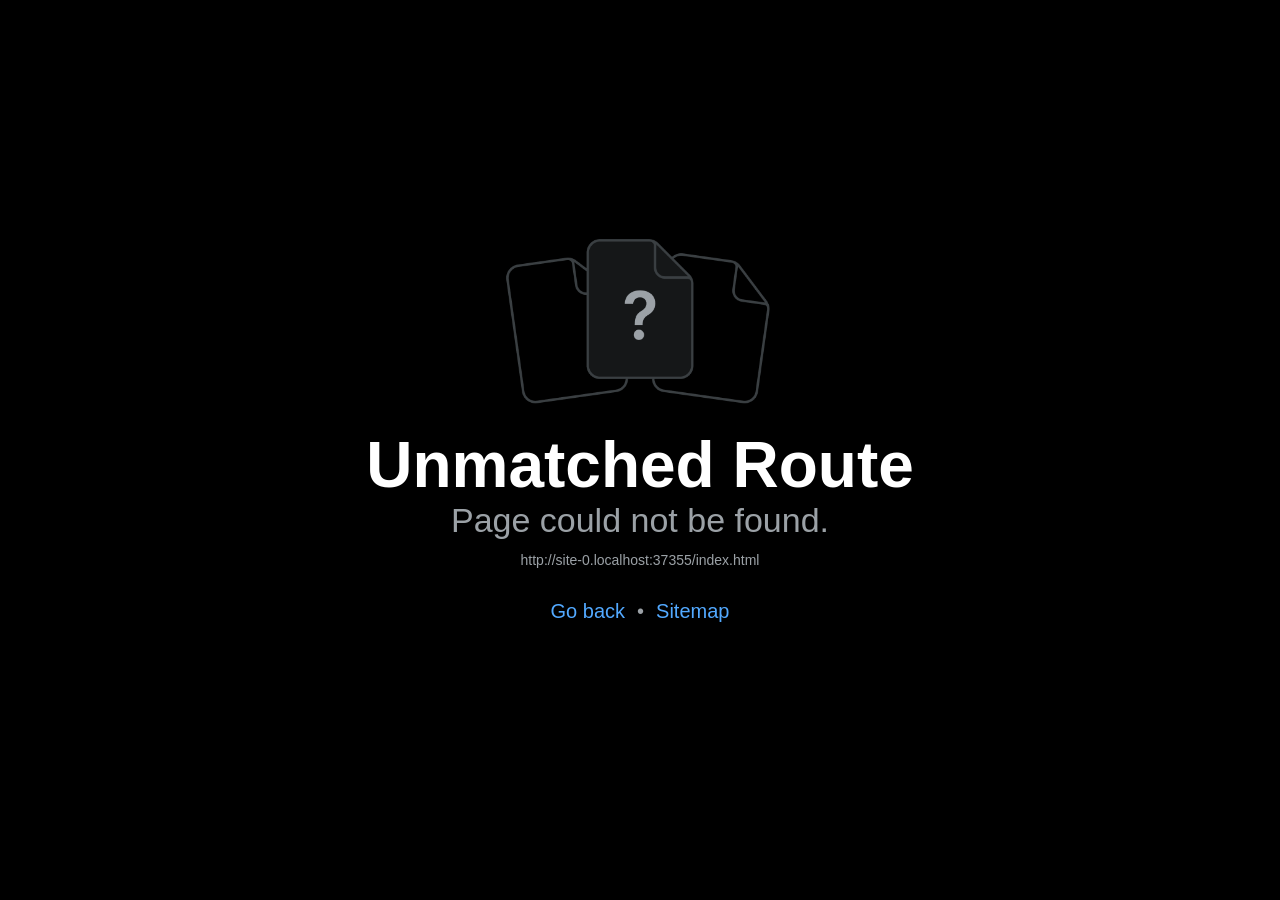
<file: app/index.html>
<!doctype html>
<html lang="en">
  <head><style>html,body{background:#26593B}</style>
    <meta charset="utf-8" />
    <meta httpEquiv="X-UA-Compatible" content="IE=edge" />
    <meta name="viewport" content="width=device-width, initial-scale=1, shrink-to-fit=no" />
    <title>Fleet Marshal</title>
    <!-- The `react-native-web` recommended style reset: https://necolas.github.io/react-native-web/docs/setup/#root-element -->
    <style id="expo-reset">
      /* These styles make the body full-height */
      html,
      body {
        height: 100%;
      }
      /* These styles disable body scrolling if you are using <ScrollView> */
      body {
        overflow: hidden;
      }
      /* These styles make the root element full-height */
      #root {
        display: flex;
        height: 100%;
        flex: 1;
      }
    </style>
  <meta name="theme-color" content="#26593B">
<link rel="icon" href="/app/favicon.ico"/></head>

  <body>
    <!-- Use static rendering with Expo Router to support running without JavaScript. -->
    <noscript> You need to enable JavaScript to run this app. </noscript>
    <!-- The root element for your Expo app. -->
    <div id="root"></div>
  <script src="/app/_expo/static/js/web/__expo-metro-runtime-8c088df87a31e4e6accd81c554ec290d.js" defer></script><script src="/app/_expo/static/js/web/__common-1c6cba2dcd95eb2613c820f795ddb327.js" defer></script><script src="/app/_expo/static/js/web/entry-da8f3832a05e7bdf040da316e7b5fc07.js" defer></script>
</body>
</html>
</file>
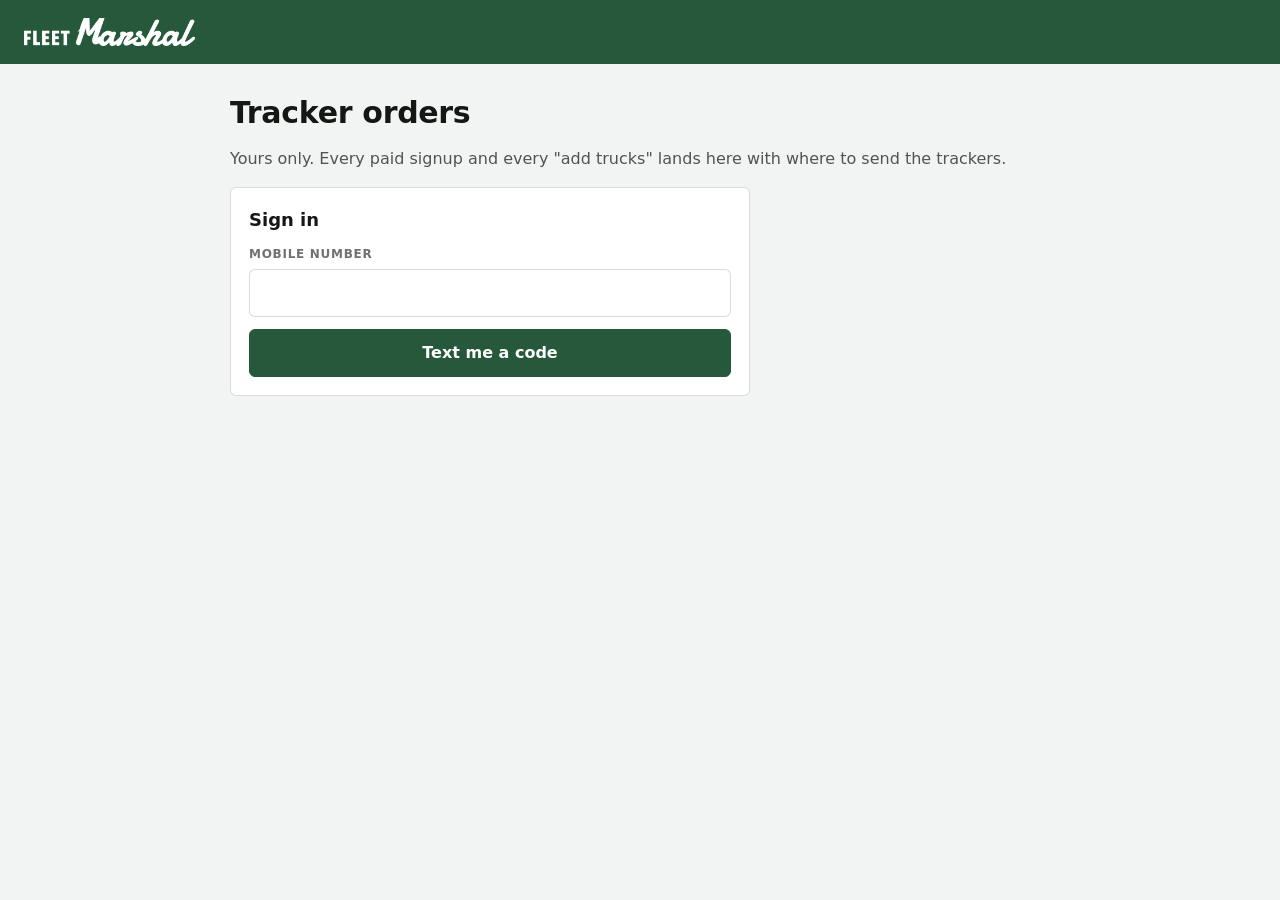
<file: admin.html>
<!doctype html>
<html lang="en">
<head>
  <meta charset="utf-8">
  <meta name="viewport" content="width=device-width, initial-scale=1">
  <meta name="robots" content="noindex">
  <title>Tracker orders · {app}</title>
  <link rel="stylesheet" href="style.css">
</head>
<body>
  <header class="top">
    <a class="brand" href="index.html" data-app-name></a>
    <nav><button id="sign-out" class="hidden">Sign out</button></nav>
  </header>

  <main>
    <h1>Tracker orders</h1>
    <p class="dim">Yours only. Every paid signup and every "add trucks" lands here with where to send the trackers.</p>
    <p id="banner" class="note hidden"></p>

    <section class="card hidden" id="sign-in" style="max-width:520px">
      <h2>Sign in</h2>
      <label>Mobile number <input data-phone type="tel" autocomplete="tel" inputmode="tel"></label>
      <button data-send class="primary">Text me a code</button>
      <div data-code-step class="hidden" style="display:grid;gap:12px">
        <label>Code <input data-code inputmode="numeric" autocomplete="one-time-code" maxlength="6"></label>
        <button data-verify class="primary">Sign in</button>
      </div>
      <p data-note class="note hidden"></p>
    </section>

    <section class="card hidden" id="orders-card">
      <div class="list" id="orders"></div>
    </section>
  </main>

  <script src="config.js"></script>
  <script type="module">
    import { $, el, phoneSignIn, setNote, show, supabase } from './shared.js';

    const STATUS = { pending: ['To ship', 'warn'], shipped: ['Shipped', 'good'], delivered: ['Delivered', 'good'], cancelled: ['Cancelled', 'bad'] };
    const day = (iso) => new Date(iso).toLocaleDateString([], { month: 'short', day: 'numeric', year: 'numeric' });

    function addressLines(order) {
      const a = order.ship_to ?? {};
      return [order.ship_to_name, a.line1, a.line2, [a.city, a.state, a.postal_code].filter(Boolean).join(', ')].filter(Boolean);
    }

    async function update(order, status, tracking) {
      setNote($('banner'), '');
      const { error } = await supabase.rpc('admin_update_shipment', { p_id: order.id, p_status: status, p_tracking: tracking });
      if (error) return setNote($('banner'), error.message);
      await load();
    }

    async function load() {
      const { data: session } = await supabase.auth.getSession();
      show($('sign-in'), !session.session);
      show($('sign-out'), Boolean(session.session));
      show($('orders-card'), false);
      if (!session.session) return;

      const { data, error } = await supabase.rpc('admin_shipments');
      if (error) return setNote($('banner'), error.message === 'Not allowed' ? "This number isn't set up as an admin. See README, \"Filling tracker orders\"." : error.message);
      show($('orders-card'));
      $('orders').replaceChildren(
        ...data.map((order) => {
          const tracking = el('input', { placeholder: 'Tracking number', value: order.tracking_number ?? '', 'aria-label': `Tracking number for ${order.company_name}`, style: 'max-width:220px' });
          return el('div', { class: 'item' },
            el('div', { class: 'who' },
              el('strong', {}, `${order.quantity} ${order.quantity === 1 ? 'tracker' : 'trackers'} · ${order.company_name}`),
              ...addressLines(order).map((line) => el('span', { class: 'dim', style: 'display:block' }, line)),
              el('span', { class: 'small' }, `Ordered ${day(order.created_at)}${order.billing_email ? ` · ${order.billing_email}` : ''}`)),
            el('span', { class: `tag ${STATUS[order.status][1]}` }, STATUS[order.status][0]),
            el('div', { class: 'row' },
              tracking,
              order.status === 'pending' ? el('button', { class: 'primary', onclick: () => update(order, 'shipped', tracking.value) }, 'Mark shipped') : null,
              order.status === 'shipped' ? el('button', { onclick: () => update(order, 'delivered', tracking.value) }, 'Mark delivered') : null,
              order.status !== 'pending' ? el('button', { onclick: () => update(order, 'pending', tracking.value) }, 'Back to "to ship"') : null));
        }),
        data.length === 0 ? el('p', { class: 'dim' }, 'No orders yet.') : null);
    }

    $('sign-out').addEventListener('click', async () => { await supabase.auth.signOut(); location.reload(); });
    phoneSignIn($('sign-in'), load);
    await load();
  </script>
</body>
</html>
</file>
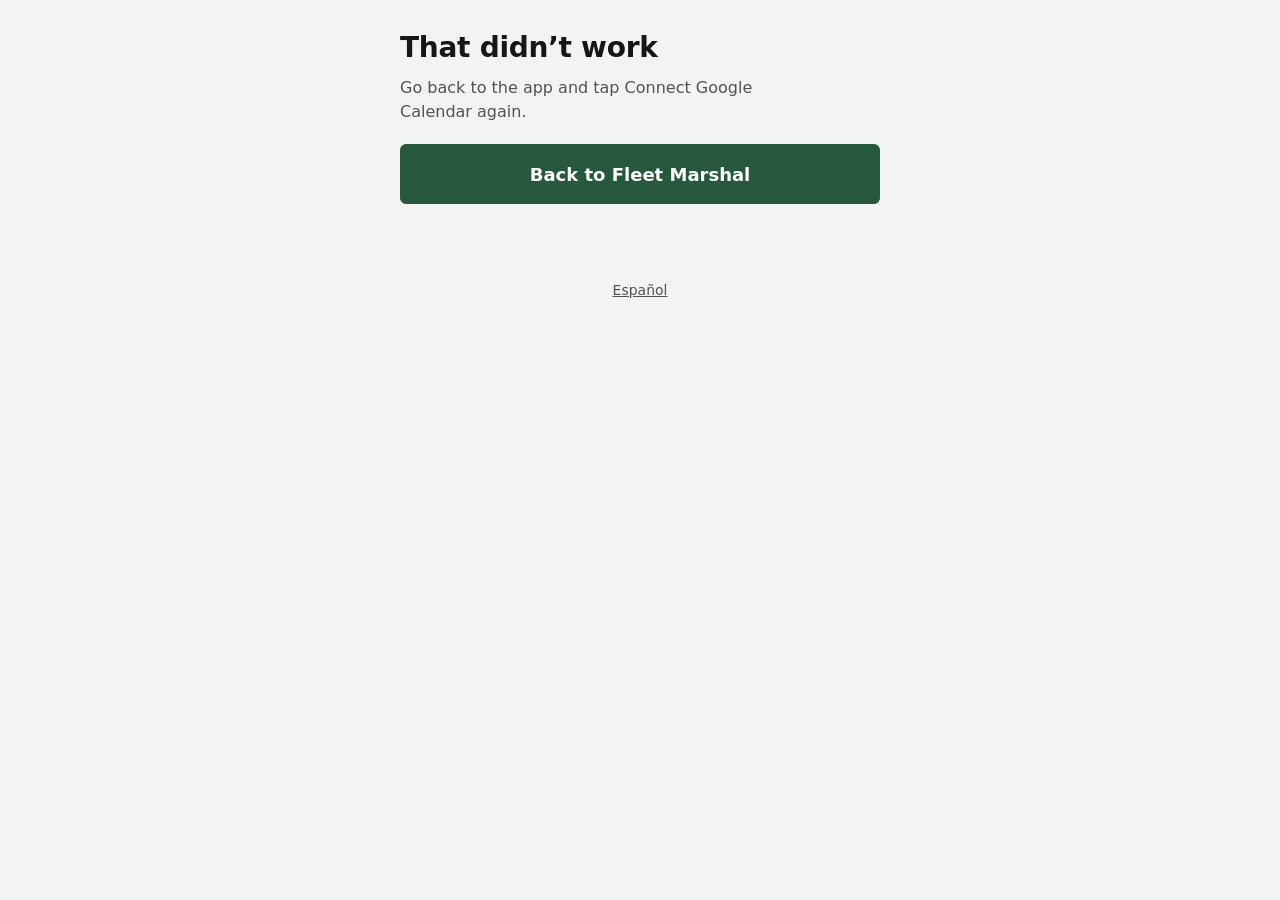
<file: calendar.html>
<!doctype html>
<html lang="en">
<head>
  <meta charset="utf-8">
  <meta name="viewport" content="width=device-width, initial-scale=1">
  <meta name="robots" content="noindex, nofollow">
  <title>Calendar</title>
  <link rel="stylesheet" href="style.css">
</head>
<body class="public">
  <main class="narrow">
    <section>
      <h1 id="title"></h1>
      <p class="dim" id="text"></p>
      <div class="stack"><a class="button primary block big" id="open" href="fleetmarshal://company"></a></div>
    </section>
  </main>
  <footer class="foot public-foot"><button class="link" id="lang" type="button"></button></footer>

  <script src="config.js"></script>
  <script type="module">
    import { $, translator, languageSwitch } from './public.js';

    const t = translator({
      en: {
        connected: 'Calendar connected', connectedText: 'Go back to the app and tick the calendars that hold your jobs.',
        cancelled: 'Nothing was connected', cancelledText: 'You left Google’s sign-in before finishing. You can try again from the app.',
        failed: 'That didn’t work', failedText: 'Go back to the app and tap Connect Google Calendar again.',
        open: 'Back to {0}',
      },
      es: {
        connected: 'Calendario conectado', connectedText: 'Vuelve a la app y marca los calendarios donde están tus trabajos.',
        cancelled: 'No se conectó nada', cancelledText: 'Saliste del inicio de sesión de Google antes de terminar. Puedes intentarlo otra vez desde la app.',
        failed: 'No funcionó', failedText: 'Vuelve a la app y toca Conectar Google Calendar otra vez.',
        open: 'Volver a {0}',
      },
    });
    const asked = new URLSearchParams(location.search).get('result');
    const result = ['connected', 'cancelled', 'failed'].includes(asked) ? asked : 'failed';
    function draw() {
      $('title').textContent = t(result);
      $('text').textContent = t(`${result}Text`);
      $('open').textContent = t('open', window.FLEET_CONFIG.appName);
      $('open').href = `fleetmarshal://company?calendar=${result}`;
      document.title = t(result);
    }
    languageSwitch($('lang'), draw);
    draw();
  </script>
</body>
</html>
</file>
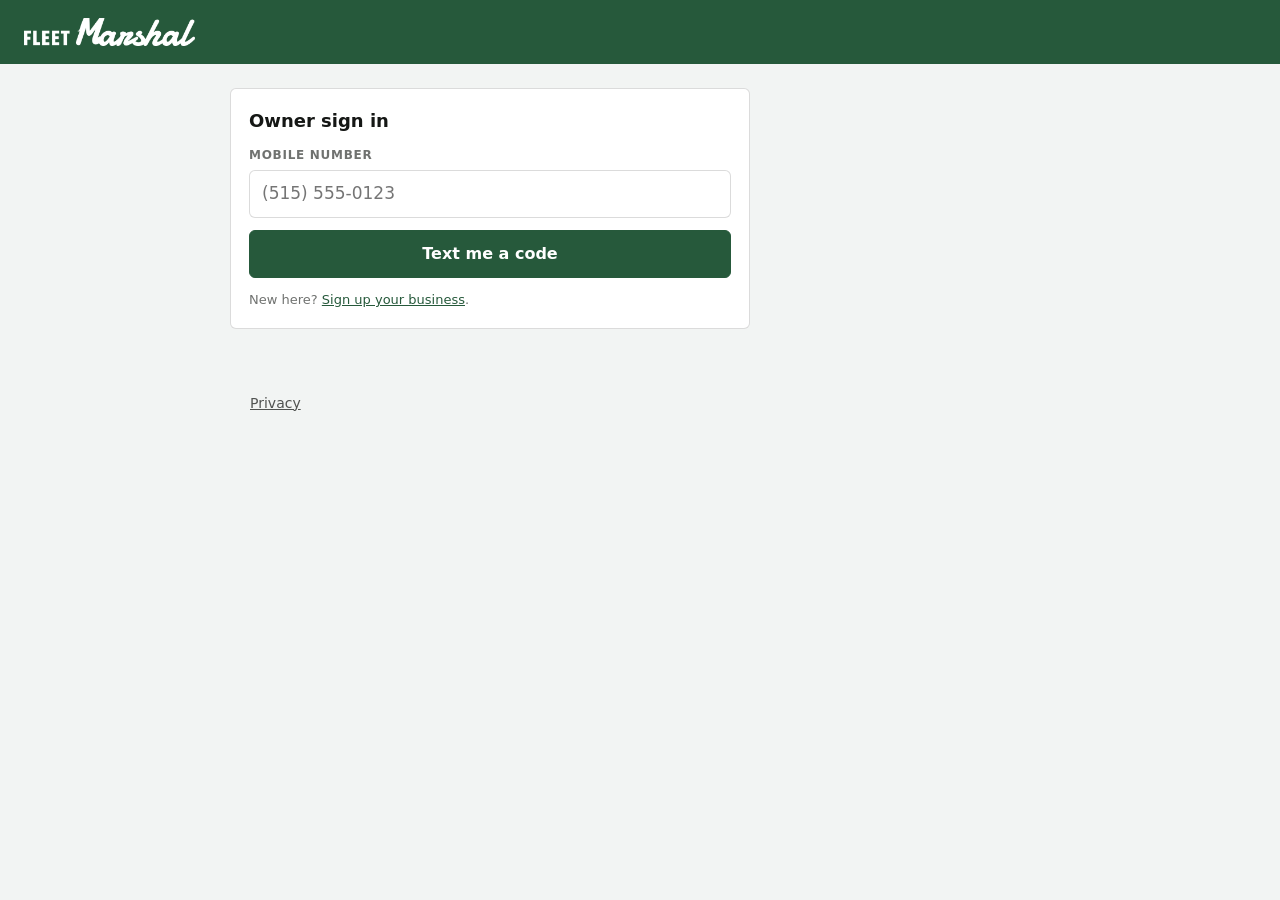
<file: dashboard.html>
<!doctype html>
<html lang="en">
<head>
  <meta charset="utf-8">
  <meta name="viewport" content="width=device-width, initial-scale=1">
  <title>Dashboard · {app}</title>
  <link rel="stylesheet" href="style.css">
</head>
<body>
  <header class="top">
    <a class="brand" href="index.html" data-app-name></a>
    <nav><a class="pill hidden" id="open-app-top" href="app/">Open the app</a><button id="sign-out" class="hidden">Sign out</button></nav>
  </header>

  <main>
    <p id="banner" class="note hidden"></p>

    <!-- Signed out -->
    <section class="card hidden" id="sign-in" style="max-width:520px">
      <h2>Owner sign in</h2>
      <label>Mobile number <input data-phone type="tel" autocomplete="tel" inputmode="tel" placeholder="(515) 555-0123"></label>
      <button data-send class="primary">Text me a code</button>
      <div data-code-step class="hidden" style="display:grid;gap:12px">
        <label>Code <input data-code inputmode="numeric" autocomplete="one-time-code" maxlength="6"></label>
        <button data-verify class="primary">Sign in</button>
      </div>
      <p data-note class="note hidden"></p>
      <p class="small">New here? <a href="signup.html">Sign up your business</a>.</p>
    </section>

    <!-- Signed in, but nothing to manage here -->
    <section class="card hidden" id="no-access">
      <h2 id="no-access-title"></h2>
      <p class="dim" id="no-access-body"></p>
      <a class="button primary hidden" id="no-access-signup" href="signup.html">Sign up your business</a>
    </section>

    <!-- The owner's dashboard -->
    <div id="dash" class="hidden" style="display:grid;gap:16px">
      <h1 id="company-name"></h1>

      <!-- The way from this page (billing and setup) to the app itself. -->
      <section class="open-app" aria-labelledby="h-open">
        <div>
          <h2 id="h-open">Your map and jobs are in the app</h2>
          <p>This page is for billing, trucks and your team.</p>
        </div>
        <a class="button" href="app/">Open Fleet Marshal</a>
      </section>

      <section class="card" aria-labelledby="h-plan">
        <div class="row between">
          <h2 id="h-plan">Subscription</h2>
          <span id="status-tag" class="tag"></span>
        </div>
        <dl class="facts hidden" id="plan-facts">
          <div><dt>Trucks billed</dt><dd id="f-billed"></dd></div>
          <div><dt>Paused</dt><dd id="f-paused"></dd></div>
          <div><dt>Price per truck</dt><dd id="f-price"></dd></div>
          <div><dt>Next charge</dt><dd id="f-next"></dd></div>
        </dl>
        <p class="dim" id="plan-line"></p>
        <div class="row">
          <button id="portal">Manage billing</button>
          <button id="cancel" class="hidden">Cancel subscription</button>
          <a class="button primary hidden" id="resubscribe" href="signup.html">Restart subscription</a>
        </div>
        <p class="small" id="plan-help">Manage billing opens Stripe, where you update your card and see invoices. Cancel subscription goes straight to the cancel step. No call, no email, no notice period.</p>
        <form id="add-trucks" class="row" style="align-items:flex-end">
          <label class="grow">Add trucks to your plan <input id="add-count" type="number" min="1" max="50" value="1" inputmode="numeric"></label>
          <button class="primary">Add and pay</button>
        </form>
        <p class="small" id="add-explain"></p>
        <p id="plan-note" class="note hidden"></p>
      </section>

      <section class="card" aria-labelledby="h-trucks">
        <h2 id="h-trucks">Trucks</h2>
        <div class="list" id="trucks"></div>
        <form id="new-truck" class="row" style="align-items:flex-end">
          <label class="grow">New truck name <input id="truck-name" maxlength="60" placeholder="Truck 3" required></label>
          <button>Add truck</button>
        </form>
        <p class="small">A truck shows on the map once its tracker is paired. Pairing uses one of the trucks you pay for. Parking one for the season? Pause it: a paused truck is free and keeps its tracker.</p>
        <p id="trucks-note" class="note hidden"></p>
      </section>

      <section class="card" aria-labelledby="h-team">
        <h2 id="h-team">Team</h2>
        <div class="list" id="team"></div>
        <form id="invite" class="row" style="align-items:flex-end">
          <label class="grow">Name <input id="invite-name" maxlength="80" required></label>
          <label class="grow">Mobile number <input id="invite-phone" type="tel" inputmode="tel" required placeholder="(515) 555-0123"></label>
          <label style="flex:0 0 150px">Role <select id="invite-role"><option value="crew">Crew</option><option value="dispatcher">Dispatcher</option></select></label>
          <button>Invite</button>
        </form>
        <p class="small">Inviting is free and unlimited. They download the app and sign in with that number.</p>
        <p id="team-note" class="note hidden"></p>
      </section>

      <section class="card" aria-labelledby="h-ship">
        <h2 id="h-ship">Tracker shipments</h2>
        <div class="list" id="shipments"></div>
      </section>

      <section class="card hidden" id="records" aria-labelledby="h-records">
        <h2 id="h-records">Your records</h2>
        <p class="dim" id="records-line">Everything your trucks have recorded is yours. Download it as a spreadsheet file any time.</p>
        <div class="chips" id="export-range" role="group" aria-label="Period">
          <button type="button" data-range="year">This year</button>
          <button type="button" data-range="last-year">Last year</button>
          <button type="button" data-range="30">Last 30 days</button>
        </div>
        <form id="export" class="row" style="align-items:flex-end">
          <label class="grow">Record <select id="export-kind">
            <option value="mileage">Mileage log</option>
            <option value="trips">Trips</option>
            <option value="job_visits">Job visits</option>
            <option value="service">Service records</option>
            <option value="fuel">Fuel receipts</option>
          </select></label>
          <label class="grow">From <input id="export-from" type="date" required></label>
          <label class="grow">To <input id="export-to" type="date" required></label>
          <button class="primary" id="export-go">Download</button>
        </form>
        <p id="records-note" class="note hidden"></p>
      </section>

      <section class="card" aria-labelledby="h-app">
        <h2 id="h-app">Get the app</h2>
        <p class="dim">You and your crew sign in to the app with your mobile numbers.</p>
        <div class="row">
          <a class="button" href="app/">Use it in this browser</a>
          <a class="button hidden" id="ios-link">Download for iPhone</a>
          <a class="button hidden" id="android-link">Download for Android</a>
        </div>
        <p class="small hidden" id="app-soon">App download links will appear here.</p>
      </section>
    </div>
  </main>

  <footer class="foot">
    <span id="support-line"></span>
    <a href="privacy.html">Privacy</a>
  </footer>

  <script src="config.js"></script>
  <script type="module">
    import { $, billing, config, download, el, membership, money, phoneSignIn, prettyPhone, setNote, show, supabase, supportLine, toE164 } from './shared.js';

    const params = new URLSearchParams(location.search);
    let me = null;
    let prices = null;

    const STATUS = {
      active: ['Active', 'good'],
      past_due: ['Payment failed, retrying', 'warn'],
      inactive: ['Inactive', 'bad'],
    };
    const TRACKER = { new: ['Waiting for first signal', ''], online: ['Online', 'good'], offline: ['Asleep or out of range', ''], unplugged: ['Unplugged', 'bad'] };
    const SHIPMENT = { pending: ['Getting ready', ''], shipped: ['Shipped', 'good'], delivered: ['Delivered', 'good'], cancelled: ['Cancelled', 'bad'] };

    const tag = ([text, tone]) => el('span', { class: `tag ${tone}` }, text);
    /** Fill a list. (Passing an empty entry straight to replaceChildren would print the word "null".) */
    const fill = (node, ...children) => node.replaceChildren(...children.flat().filter(Boolean));
    const day = (iso) => new Date(iso).toLocaleDateString([], { month: 'short', day: 'numeric', year: 'numeric' });
    const shortDay = (ms) => new Date(ms).toLocaleDateString([], { month: 'short', day: 'numeric' });
    const days = (n) => `${n} ${n === 1 ? 'day' : 'days'}`;
    const isoDay = (d) => `${d.getFullYear()}-${String(d.getMonth() + 1).padStart(2, '0')}-${String(d.getDate()).padStart(2, '0')}`;

    // ── Which screen ─────────────────────────────────────────────────────────
    async function route() {
      const { data } = await supabase.auth.getSession();
      show($('sign-in'), !data.session);
      show($('sign-out'), Boolean(data.session));
      show($('open-app-top'), Boolean(data.session));
      show($('no-access'), false);
      show($('dash'), false);
      if (!data.session) return;

      try {
        me = await membership();
      } catch (e) {
        return setNote($('banner'), e.message);
      }
      if (!me) return noAccess('No company on this number yet', 'Sign up your business to get started. If your boss invited you, use the app instead.', true);
      if (me.role !== 'owner') return noAccess(`You're on ${me.company.name}'s team`, 'Billing and setup are for the account owner. Everything you need is in the app.', false);

      show($('dash'));
      await render();
    }

    function noAccess(title, body, signup) {
      $('no-access-title').textContent = title;
      $('no-access-body').textContent = body;
      show($('no-access-signup'), signup);
      show($('no-access'));
    }

    // ── Dashboard ────────────────────────────────────────────────────────────
    async function render() {
      me = await membership();
      const co = me.company;
      const live = co.status !== 'inactive';
      $('company-name').textContent = co.name;
      $('status-tag').replaceWith(Object.assign(tag(STATUS[co.status]), { id: 'status-tag' }));

      const [vehicles, devices, team, shipments, pauses, plan] = live
        ? await Promise.all([
            supabase.from('vehicles').select('id, name, plate, status, paused_at').order('name'),
            supabase.from('devices').select('id, imei, vehicle_id, status, last_seen'),
            supabase.from('users').select('id, name, phone, role, title, status').neq('status', 'removed').order('created_at'),
            supabase.from('shipments').select('id, quantity, status, tracking_number, created_at').order('created_at', { ascending: false }),
            supabase.rpc('pause_status'),
            billing('summary').catch(() => null), // the plain sentence below stands in if Stripe can't be read
          ])
        : [{ data: [] }, { data: [] }, { data: [] }, await supabase.from('shipments').select('id, quantity, status, tracking_number, created_at').order('created_at', { ascending: false }), { data: [] }, null];

      const paired = (devices.data ?? []).filter((d) => d.vehicle_id).length;
      const pausedCount = (vehicles.data ?? []).filter((v) => v.status === 'paused').length;
      renderPlan(co, live, plan, paired, pausedCount);
      show($('resubscribe'), !live);
      show($('add-trucks'), co.status === 'active');
      show($('add-explain'), co.status === 'active');
      for (const id of ['h-trucks', 'h-team']) show($(id).closest('section'), live);
      explainAdd();
      renderRecords(co, live);
      const help = supportLine(me.settings?.support, 'Need a hand?');
      if (help) $('support-line').replaceChildren(help);

      // Trucks
      const deviceFor = new Map((devices.data ?? []).filter((d) => d.vehicle_id).map((d) => [d.vehicle_id, d]));
      const pauseFor = new Map((pauses.data ?? []).map((p) => [p.vehicle_id, p]));
      fill($('trucks'),
        (vehicles.data ?? []).map((v) => {
          const d = deviceFor.get(v.id);
          const paused = v.status === 'paused';
          const left = pauseFor.get(v.id)?.days_left ?? null;
          const imei = el('input', { placeholder: 'Tracker ID (IMEI)', inputmode: 'numeric', 'aria-label': `Tracker ID for ${v.name}`, style: 'max-width:220px' });
          const status = paused ? tag(['Paused', '']) : d ? tag(TRACKER[d.status]) : el('span', { class: 'small' }, 'No tracker paired');
          const detail = paused
            ? `Off your bill since ${day(v.paused_at)}${left === null ? '' : ` · ${days(left)} of pause left this year`}`
            : d ? `Tracker ${d.imei}` : null;
          return el('div', { class: 'item' },
            el('div', { class: 'who' }, el('strong', {}, v.name), status, detail ? el('span', { class: 'small', style: 'display:block' }, detail) : null),
            d || paused ? null : el('div', { class: 'row' }, imei, el('button', { onclick: () => pair(v.id, imei.value) }, 'Pair')),
            el('div', { class: 'actions' },
              paused ? el('button', { class: 'primary', onclick: (e) => resumeTruck(v, e.currentTarget) }, 'Resume')
                : d && co.status === 'active' ? el('button', { onclick: (e) => pauseTruck(v, left, e.currentTarget) }, 'Pause') : null,
              el('button', { class: 'danger', onclick: () => removeTruck(v), 'aria-label': `Remove ${v.name} from your plan` }, 'Remove')));
        }),
        (vehicles.data ?? []).length === 0 ? el('p', { class: 'dim' }, 'No trucks yet. Add one below.') : null);

      // Team
      fill($('team'),
        (team.data ?? []).map((p) =>
          el('div', { class: 'item' },
            el('div', { class: 'who' }, el('strong', {}, p.name), el('span', { class: 'small' }, [p.title ?? p.role, p.phone ? prettyPhone(p.phone) : null].filter(Boolean).join(' · '))),
            tag(p.status === 'no_app' ? ['No app', ''] : p.status === 'invited' ? ['Not signed in yet', 'warn'] : ['Active', 'good']),
            p.role === 'owner' ? null : el('button', { class: 'danger', onclick: () => removePerson(p) }, 'Remove'))));

      // Shipments
      fill($('shipments'),
        (shipments.data ?? []).map((s) =>
          el('div', { class: 'item' },
            el('div', { class: 'who' }, el('strong', {}, `${s.quantity} ${s.quantity === 1 ? 'tracker' : 'trackers'}`), el('span', { class: 'small' }, `Ordered ${day(s.created_at)}${s.tracking_number ? ` · Tracking ${s.tracking_number}` : ''}`)),
            tag(SHIPMENT[s.status]))),
        (shipments.data ?? []).length === 0 ? el('p', { class: 'dim' }, 'No shipments yet.') : null);
    }

    // The Subscription card: what you pay for, at what price, and when you're charged next.
    function renderPlan(co, live, plan, paired, pausedCount) {
      const facts = live && plan?.active;
      show($('plan-facts'), Boolean(facts));
      show($('cancel'), live && !plan?.cancel_at);
      show($('plan-help'), live);
      if (!live) {
        $('plan-line').textContent = 'Your subscription is not active. Your trucks, trips and crew access are locked until it restarts.';
        return;
      }
      if (!facts) {
        $('plan-line').textContent = `You pay for ${co.truck_limit} ${co.truck_limit === 1 ? 'truck' : 'trucks'}. ${paired} ${paired === 1 ? 'has' : 'have'} a tracker paired.`;
        return;
      }
      const small = (text) => el('small', {}, text);
      $('f-billed').replaceChildren(String(plan.trucks_billed), small(`${paired - pausedCount} with a tracker paired`));
      $('f-paused').replaceChildren(String(pausedCount), small(pausedCount ? 'free while paused' : 'none right now'));
      $('f-price').replaceChildren(plan.price.amount == null ? '—' : money(plan.price.amount, plan.price.currency), small(`each ${plan.price.interval}`));
      if (plan.cancel_at) $('f-next').replaceChildren('None', small(`ends ${shortDay(plan.cancel_at * 1000)}`));
      else if (plan.trucks_billed === 0) $('f-next').replaceChildren('Nothing', small('while every truck is paused'));
      else $('f-next').replaceChildren(
        plan.next_charge.at ? shortDay(plan.next_charge.at * 1000) : '—',
        small(plan.next_charge.amount == null ? '' : `${money(plan.next_charge.amount, plan.price.currency)} plus any tax`));
      $('plan-line').textContent = plan.cancel_at
        ? `Your subscription ends on ${day(plan.cancel_at * 1000)}. You keep full access until then, and your records stay downloadable for 12 months after.`
        : 'Your price is locked while you stay subscribed.';
    }

    // Records: open while subscribed, and for 12 months after cancelling.
    function renderRecords(co, live) {
      const until = co.cancelled_at ? new Date(co.cancelled_at) : null;
      if (until) until.setMonth(until.getMonth() + 12);
      const open = live || (until && until > new Date());
      show($('records'), Boolean(open));
      if (!live && open) $('records-line').textContent = `Your subscription has ended, but your records are still yours. You can download them here until ${day(until)}.`;
      if (!$('export-from').value) setRange('year');
    }

    function setRange(range) {
      const today = new Date();
      let from = new Date(today.getFullYear(), 0, 1);
      let to = today;
      if (range === 'last-year') { from = new Date(today.getFullYear() - 1, 0, 1); to = new Date(today.getFullYear() - 1, 11, 31); }
      if (range === '30') from = new Date(today.getFullYear(), today.getMonth(), today.getDate() - 29);
      $('export-from').value = isoDay(from);
      $('export-to').value = isoDay(to);
      for (const b of $('export-range').querySelectorAll('button')) b.setAttribute('aria-pressed', String(b.dataset.range === range));
    }
    $('export-range').addEventListener('click', (e) => { if (e.target.dataset.range) setRange(e.target.dataset.range); });
    for (const id of ['export-from', 'export-to']) $(id).addEventListener('input', () => {
      for (const b of $('export-range').querySelectorAll('button')) b.setAttribute('aria-pressed', 'false');
    });

    function explainAdd() {
      const n = Math.max(1, Math.min(50, Number($('add-count').value) || 1));
      if (!prices || prices.initiation.amount == null || prices.subscription.amount == null) return ($('add-explain').textContent = "You'll see the exact amount on the next screen.");
      $('add-explain').textContent =
        `${money(prices.initiation.amount * n)} today for ${n === 1 ? 'the tracker' : `${n} trackers`}, shipped to your address on file. ` +
        `Your monthly bill goes up by ${money(prices.subscription.amount * n)}, with this month's share charged to your card on file.`;
    }
    $('add-count').addEventListener('input', explainAdd);

    // ── Actions ──────────────────────────────────────────────────────────────
    async function act(noteId, fn) {
      setNote($(noteId), '');
      try {
        await fn();
      } catch (e) {
        setNote($(noteId), e.message || 'Something went wrong. Try again.');
      }
    }
    const check = ({ error }) => { if (error) throw new Error(error.message); };

    $('portal').addEventListener('click', () => act('plan-note', async () => { location.href = (await billing('portal')).url; }));
    $('cancel').addEventListener('click', () => act('plan-note', async () => { location.href = (await billing('cancel')).url; }));

    // A button that is working says so, and can't be pressed twice.
    async function busy(button, label, fn) {
      const was = button.textContent;
      button.disabled = true;
      button.textContent = label;
      try { await fn(); } finally { button.disabled = false; button.textContent = was; }
    }

    const pauseTruck = (v, left, button) => act('trucks-note', async () => {
      if (!confirm(`Pause ${v.name}?\n\nIt comes off your bill now (no refund for the rest of this month) and stops tracking. Its tracker stays in, and you still get an alert if the truck moves.\n\nResume any time: no setup fee.${left === null ? '' : ` ${v.name} has ${days(left)} of pause left this year.`}`)) return;
      await busy(button, 'Pausing…', () => billing('pause_truck', { vehicle_id: v.id }));
      await render();
    });

    const resumeTruck = (v, button) => act('trucks-note', async () => {
      if (!confirm(`Resume ${v.name}?\n\nIt starts tracking again and goes back on your bill, with this month's share charged to your card on file. No setup fee.`)) return;
      await busy(button, 'Resuming…', () => billing('resume_truck', { vehicle_id: v.id }));
      await render();
    });

    $('export').addEventListener('submit', (e) => {
      e.preventDefault();
      act('records-note', () => busy($('export-go'), 'Preparing…', async () => {
        const kind = $('export-kind').value;
        const from = $('export-from').value;
        const to = $('export-to').value;
        const { data, error } = await supabase.rpc('export_records', { p_kind: kind, p_from: from, p_to: to });
        if (error) throw new Error(error.message);
        if (data.trim().split('\n').length < 2 || (kind === 'mileage' && /\nTotal miles,0\.0\s*$/.test(data))) {
          return setNote($('records-note'), 'Nothing was recorded in that period.', 'info');
        }
        download(`${kind.replace('_', '-')}-${from}-to-${to}.csv`, data);
      }));
    });

    $('add-trucks').addEventListener('submit', (e) => {
      e.preventDefault();
      act('plan-note', async () => { location.href = (await billing('add_trucks', { count: Number($('add-count').value) })).url; });
    });

    $('new-truck').addEventListener('submit', (e) => {
      e.preventDefault();
      act('trucks-note', async () => {
        check(await supabase.from('vehicles').insert({ name: $('truck-name').value.trim() }));
        $('truck-name').value = '';
        await render();
      });
    });

    const pair = (vehicleId, imei) => act('trucks-note', async () => {
      check(await supabase.rpc('add_device', { p_imei: imei, p_vehicle_id: vehicleId }));
      await render();
    });

    const removeTruck = (v) => act('trucks-note', async () => {
      const ask = v.status === 'paused'
        ? `Remove ${v.name} from your plan?\n\nIt is paused, so it is already off your bill. Its tracker is unpaired now.`
        : `Remove ${v.name} from your plan?\n\nIts tracker is unpaired now and your next bill is for one truck fewer. There is no refund for the rest of this month.\n\nOnly parking it for a while? Pause it instead: no charge while paused, and no setup fee to bring it back.`;
      if (!confirm(ask)) return;
      await billing('remove_truck', { vehicle_id: v.id });
      await render();
    });

    $('invite').addEventListener('submit', (e) => {
      e.preventDefault();
      act('team-note', async () => {
        if (!toE164($('invite-phone').value)) throw new Error('Enter their 10-digit mobile number.');
        check(await supabase.rpc('invite_user', { p_name: $('invite-name').value, p_phone: $('invite-phone').value, p_role: $('invite-role').value }));
        $('invite-name').value = '';
        $('invite-phone').value = '';
        await render();
      });
    });

    const removePerson = (p) => act('team-note', async () => {
      if (!confirm(`Remove ${p.name}? They lose access right away.`)) return;
      check(await supabase.rpc('remove_user', { p_user_id: p.id }));
      await render();
    });

    $('sign-out').addEventListener('click', async () => { await supabase.auth.signOut(); location.replace('dashboard.html'); });

    // ── Start ────────────────────────────────────────────────────────────────
    if (config.appStoreUrl) { $('ios-link').href = config.appStoreUrl; show($('ios-link')); }
    if (config.playStoreUrl) { $('android-link').href = config.playStoreUrl; show($('android-link')); }
    show($('app-soon'), !config.appStoreUrl && !config.playStoreUrl);

    billing('prices').then((p) => { prices = p; explainAdd(); }).catch(() => {});
    phoneSignIn($('sign-in'), route);
    await route();

    // Back from Stripe: the webhook takes a few seconds to land, so keep checking.
    const returned = params.get('checkout');
    if (returned && me) {
      history.replaceState(null, '', 'dashboard.html');
      setNote($('banner'), 'Payment received. Finishing setup…', 'info');
      for (let i = 0; i < 20; i++) {
        let done = false;
        if (returned === 'added') {
          // Done once the new tracker order shows up.
          const { data } = await supabase.from('shipments').select('created_at').order('created_at', { ascending: false }).limit(1);
          done = Boolean(data?.[0]) && Date.now() - new Date(data[0].created_at).getTime() < 5 * 60_000;
        } else {
          const now = await membership().catch(() => null);
          done = Boolean(now) && now.company.status !== 'inactive';
        }
        if (done) {
          if (returned === 'added') await new Promise((r) => setTimeout(r, 2500)); // let the new truck limit land
          await render();
          setNote($('banner'), returned === 'added' ? 'Trucks added. Your trackers are on the way.' : "You're set up. Your trackers are on the way. Name your trucks and invite your crew below, then open the app.", 'good');
          break;
        }
        await new Promise((r) => setTimeout(r, 1500));
        if (i === 19) setNote($('banner'), 'Payment received. Setup is taking longer than usual. Refresh this page in a minute.', 'info');
      }
    }
  </script>
</body>
</html>
</file>
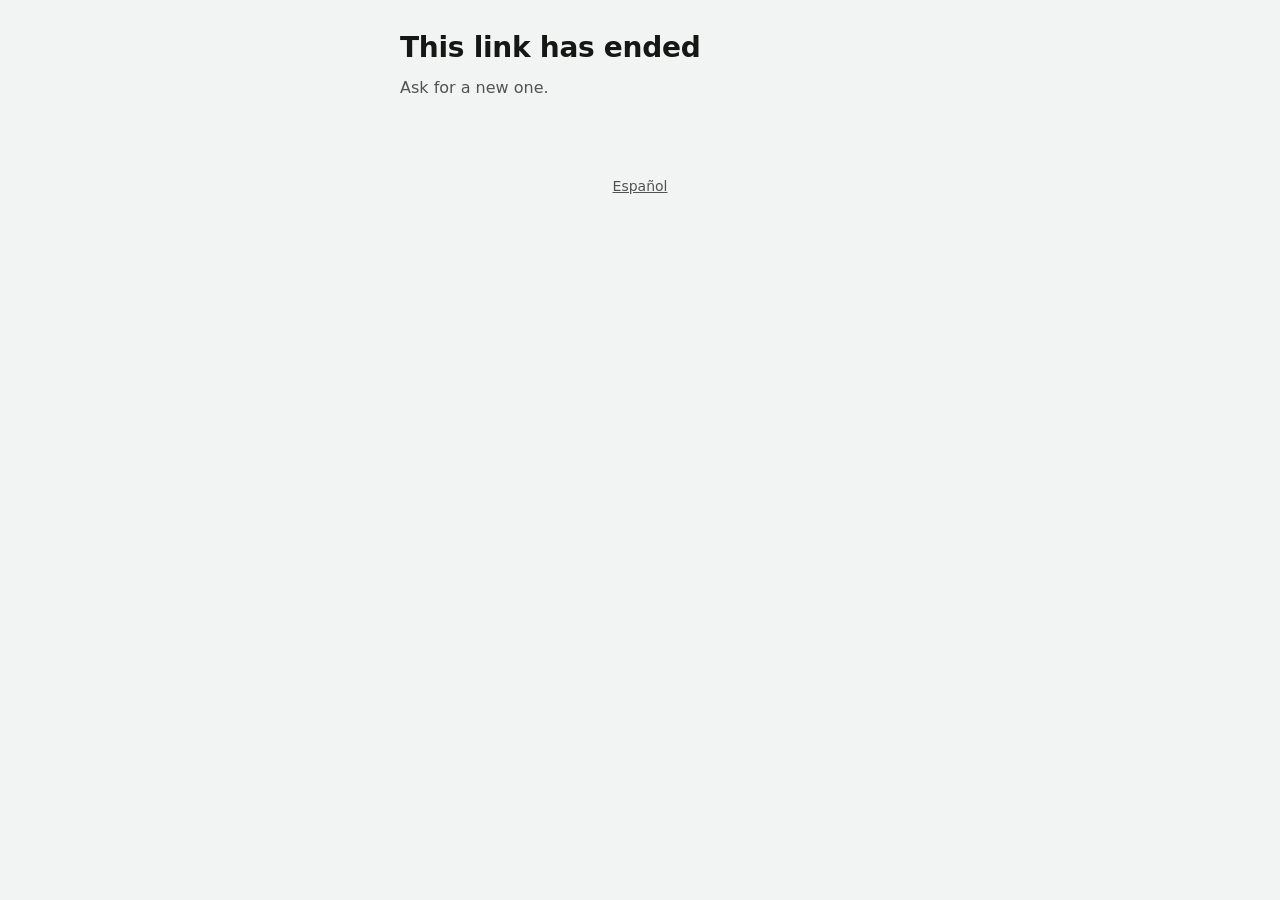
<file: job.html>
<!doctype html>
<html lang="en">
<head>
  <meta charset="utf-8">
  <meta name="viewport" content="width=device-width, initial-scale=1">
  <meta name="robots" content="noindex, nofollow">
  <meta name="referrer" content="no-referrer">
  <title>Job</title>
  <link rel="stylesheet" href="style.css">
</head>
<body class="public">
  <main class="narrow" aria-live="polite">
    <section id="job" class="hidden">
      <p class="label" id="company"></p>
      <h1 id="name"></h1>
      <p class="where" id="address"></p>
      <p class="dim" id="when"></p>
      <p class="note info hidden" id="cancelled"></p>
      <div class="card hidden" id="notes-card">
        <span class="label" id="notes-label"></span>
        <p id="notes"></p>
      </div>
      <div class="stack" id="go">
        <a class="button primary block big" id="google" rel="noopener"></a>
        <a class="button block big" id="apple" rel="noopener"></a>
      </div>
    </section>
    <section id="message" class="hidden">
      <h1 id="message-title"></h1>
      <p class="dim" id="message-text"></p>
    </section>
  </main>
  <footer class="foot public-foot"><button class="link" id="lang" type="button"></button></footer>

  <script src="config.js"></script>
  <script type="module">
    import { $, load, translator, languageSwitch, dayText } from './public.js';

    const t = translator({
      en: {
        title: 'Job for {0}', notes: 'Notes',
        google: 'Open in Google Maps', apple: 'Open in Apple Maps',
        cancelled: 'This job was cancelled.',
        ended: 'This link has ended', endedText: 'Ask for a new one.',
        offline: 'Can’t load this right now', offlineText: 'Check your signal and open the link again.',
      },
      es: {
        title: 'Trabajo para el {0}', notes: 'Notas',
        google: 'Abrir en Google Maps', apple: 'Abrir en Apple Maps',
        cancelled: 'Este trabajo fue cancelado.',
        ended: 'Este enlace ya no funciona', endedText: 'Pide uno nuevo.',
        offline: 'No se puede cargar ahora', offlineText: 'Revisa tu señal y abre el enlace otra vez.',
      },
    });

    let data = null;
    let failed = false;

    function message(title, text) {
      $('job').classList.add('hidden');
      $('message').classList.remove('hidden');
      $('message-title').textContent = title;
      $('message-text').textContent = text;
      document.title = title;
    }

    function draw() {
      if (failed) return message(t('offline'), t('offlineText'));
      if (!data) return;
      if (!data.found || data.ended) return message(t('ended'), t('endedText'));

      const day = dayText(data.job_date);
      $('company').textContent = data.company ?? '';
      $('name').textContent = data.customer_name ?? '';
      $('address').textContent = data.address ?? '';
      $('when').textContent = [day, data.truck].filter(Boolean).join(' · ');
      $('notes-label').textContent = t('notes');
      $('notes').textContent = data.notes ?? '';
      $('notes-card').classList.toggle('hidden', !data.notes);
      $('cancelled').textContent = t('cancelled');
      $('cancelled').classList.toggle('hidden', !data.cancelled);
      $('go').classList.toggle('hidden', !!data.cancelled);

      const hasPoint = Number.isFinite(data.lat) && Number.isFinite(data.lng);
      const dest = hasPoint ? `${data.lat},${data.lng}` : encodeURIComponent(data.address ?? '');
      $('google').textContent = t('google');
      $('google').href = `https://www.google.com/maps/dir/?api=1&destination=${dest}`;
      $('apple').textContent = t('apple');
      $('apple').href = `https://maps.apple.com/?daddr=${dest}&dirflg=d`;

      document.title = t('title', day);
      $('message').classList.add('hidden');
      $('job').classList.remove('hidden');
    }

    languageSwitch($('lang'), draw);
    load().then((d) => { data = d; }, () => { failed = true; }).then(draw);
  </script>
</body>
</html>
</file>
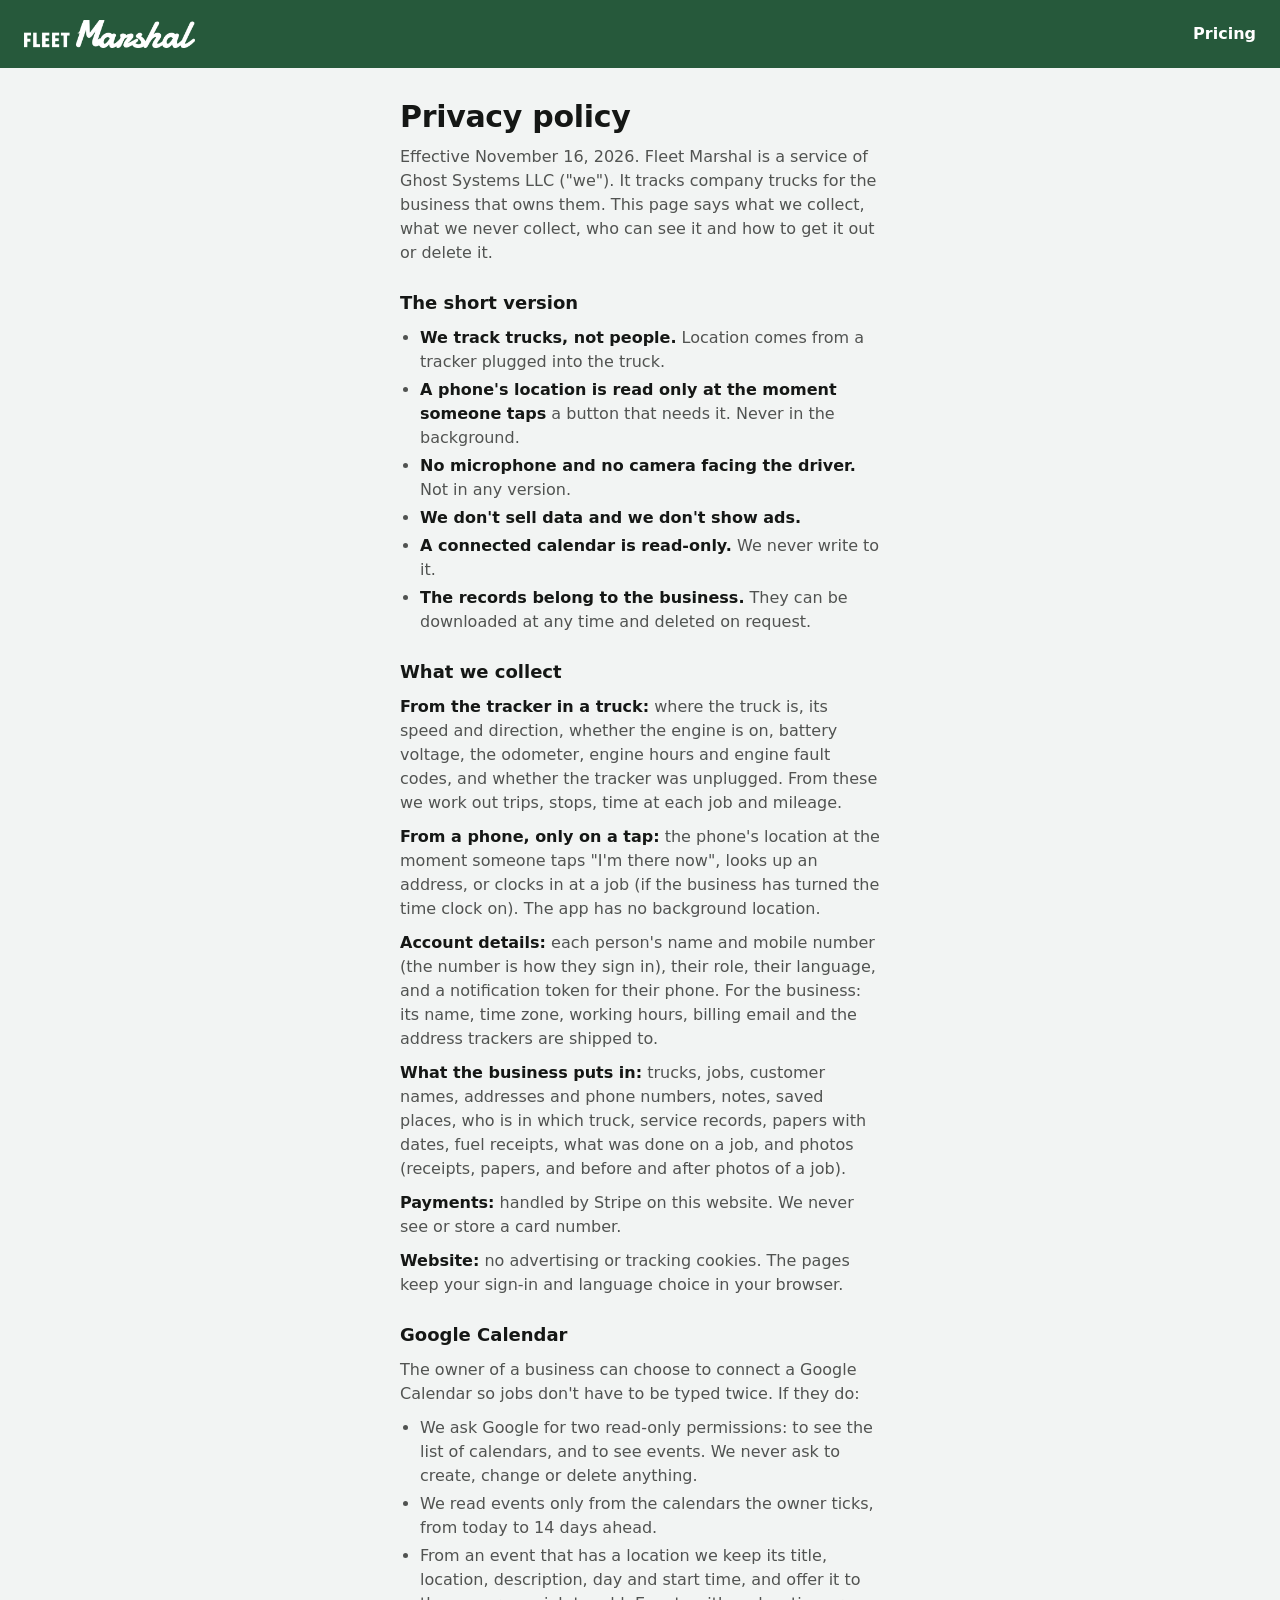
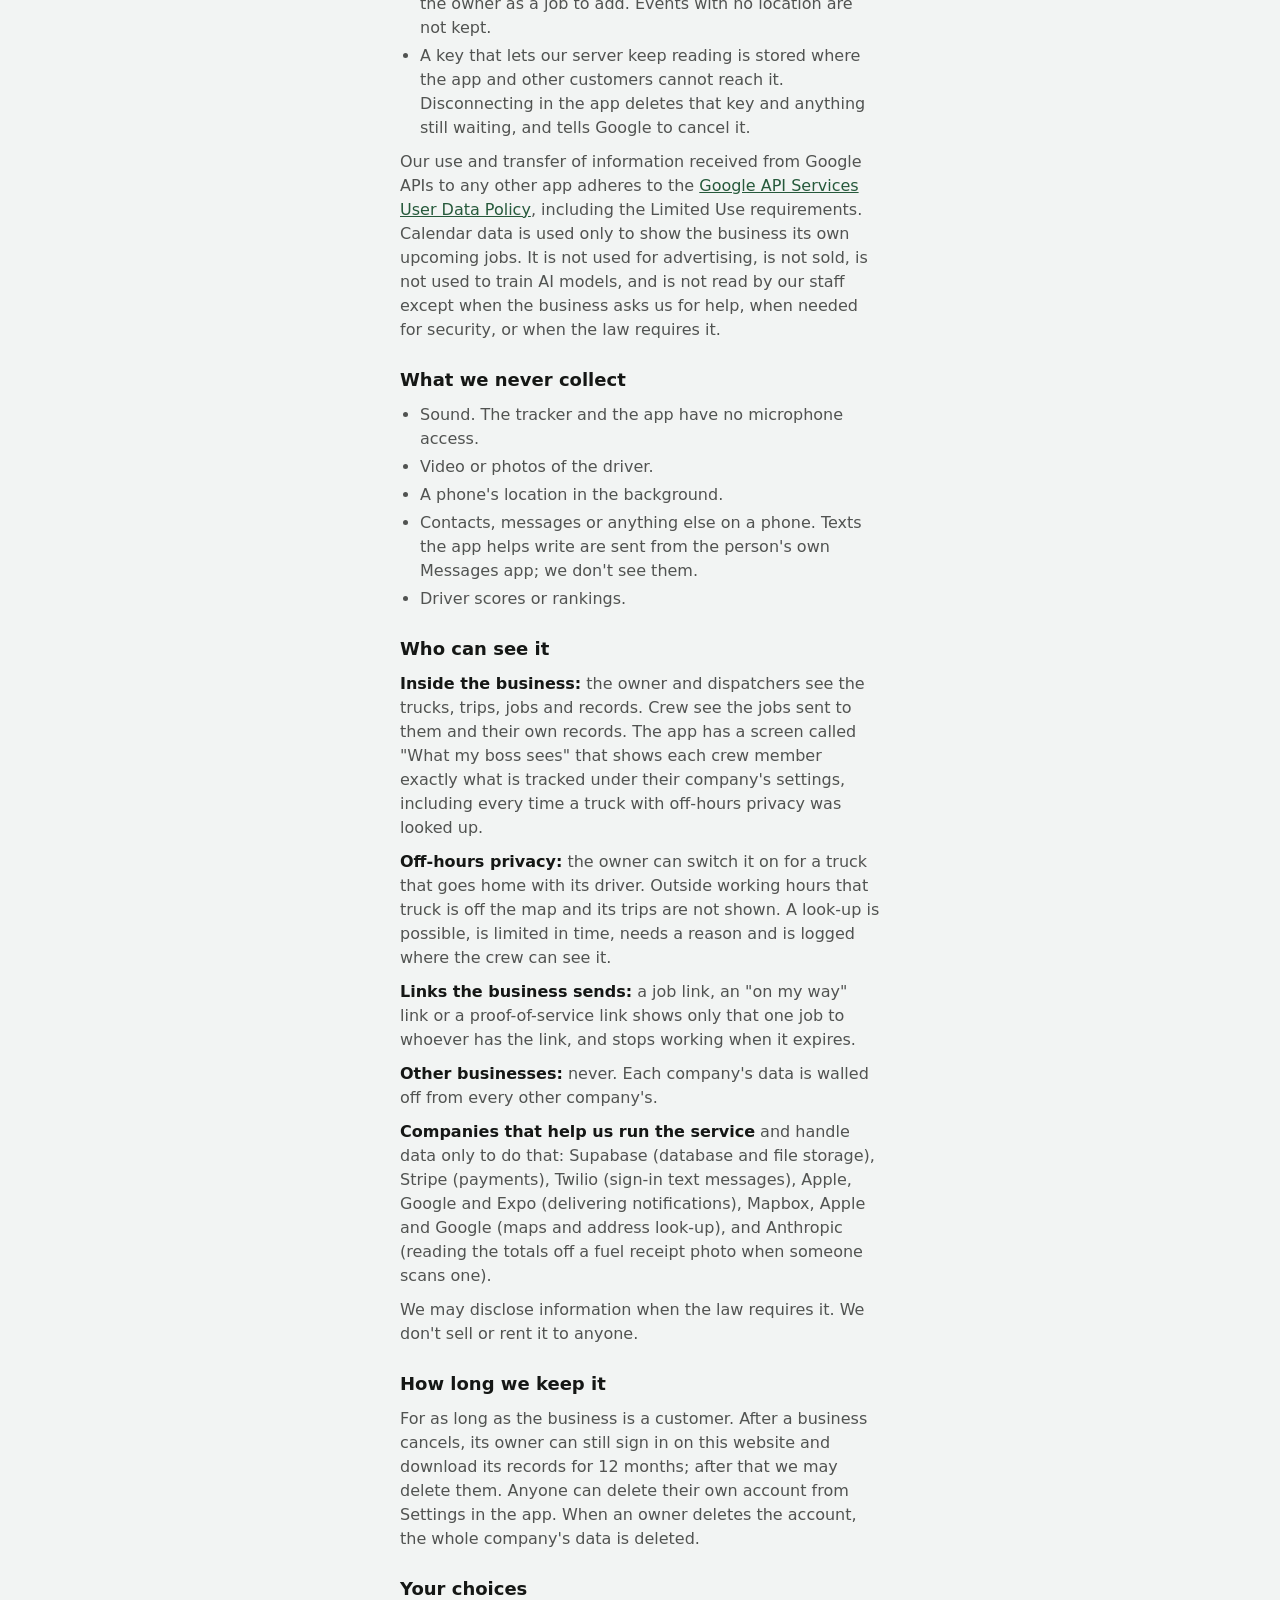
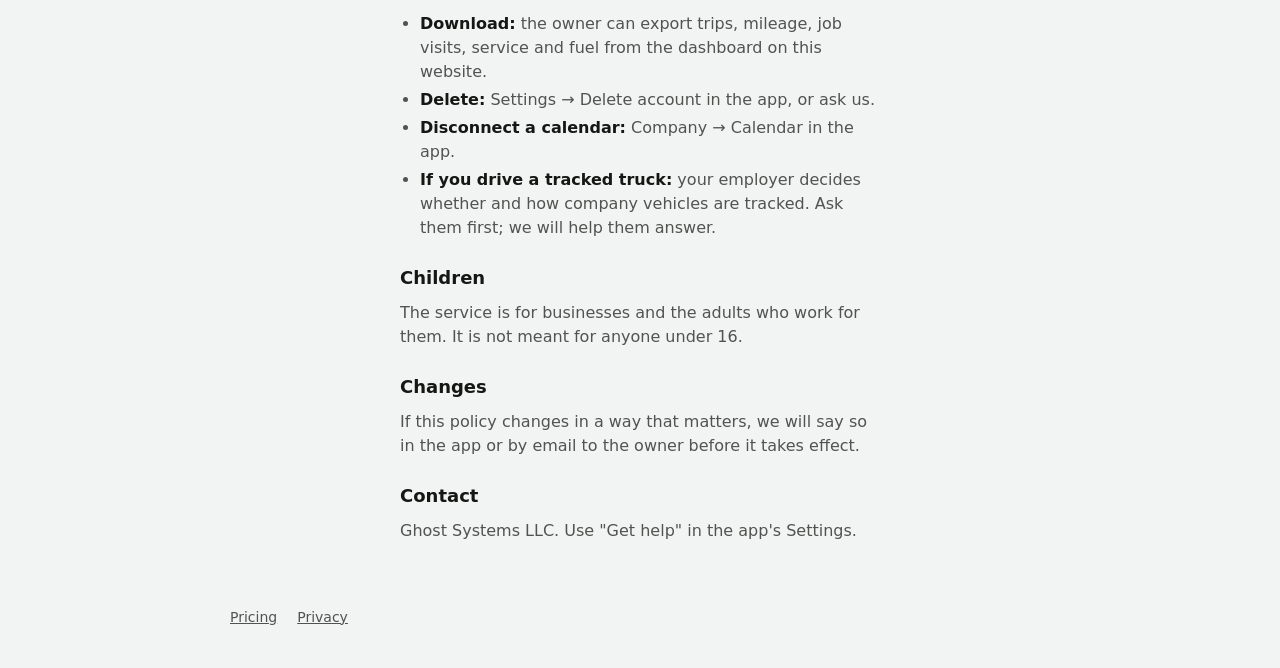
<file: privacy.html>
<!doctype html>
<html lang="en">
<head>
  <meta charset="utf-8">
  <meta name="viewport" content="width=device-width, initial-scale=1">
  <title>Privacy policy · {app}</title>
  <meta name="description" content="What Fleet Marshal collects, what it never collects, who can see it, and how to export or delete it.">
  <link rel="stylesheet" href="style.css">
</head>
<body>
  <header class="top">
    <a class="brand" href="index.html" data-app-name></a>
    <nav><a href="index.html">Pricing</a></nav>
  </header>

  <main class="narrow">
    <article class="prose">
      <h1>Privacy policy</h1>
      <p>Effective November 16, 2026. <span data-app-name></span> is a service of Ghost Systems LLC ("we"). It tracks company trucks for the business that owns them. This page says what we collect, what we never collect, who can see it and how to get it out or delete it.</p>

      <h2>The short version</h2>
      <ul>
        <li><strong>We track trucks, not people.</strong> Location comes from a tracker plugged into the truck.</li>
        <li><strong>A phone's location is read only at the moment someone taps</strong> a button that needs it. Never in the background.</li>
        <li><strong>No microphone and no camera facing the driver.</strong> Not in any version.</li>
        <li><strong>We don't sell data and we don't show ads.</strong></li>
        <li><strong>A connected calendar is read-only.</strong> We never write to it.</li>
        <li><strong>The records belong to the business.</strong> They can be downloaded at any time and deleted on request.</li>
      </ul>

      <h2>What we collect</h2>
      <p><strong>From the tracker in a truck:</strong> where the truck is, its speed and direction, whether the engine is on, battery voltage, the odometer, engine hours and engine fault codes, and whether the tracker was unplugged. From these we work out trips, stops, time at each job and mileage.</p>
      <p><strong>From a phone, only on a tap:</strong> the phone's location at the moment someone taps "I'm there now", looks up an address, or clocks in at a job (if the business has turned the time clock on). The app has no background location.</p>
      <p><strong>Account details:</strong> each person's name and mobile number (the number is how they sign in), their role, their language, and a notification token for their phone. For the business: its name, time zone, working hours, billing email and the address trackers are shipped to.</p>
      <p><strong>What the business puts in:</strong> trucks, jobs, customer names, addresses and phone numbers, notes, saved places, who is in which truck, service records, papers with dates, fuel receipts, what was done on a job, and photos (receipts, papers, and before and after photos of a job).</p>
      <p><strong>Payments:</strong> handled by Stripe on this website. We never see or store a card number.</p>
      <p><strong>Website:</strong> no advertising or tracking cookies. The pages keep your sign-in and language choice in your browser.</p>

      <h2>Google Calendar</h2>
      <p>The owner of a business can choose to connect a Google Calendar so jobs don't have to be typed twice. If they do:</p>
      <ul>
        <li>We ask Google for two read-only permissions: to see the list of calendars, and to see events. We never ask to create, change or delete anything.</li>
        <li>We read events only from the calendars the owner ticks, from today to 14 days ahead.</li>
        <li>From an event that has a location we keep its title, location, description, day and start time, and offer it to the owner as a job to add. Events with no location are not kept.</li>
        <li>A key that lets our server keep reading is stored where the app and other customers cannot reach it. Disconnecting in the app deletes that key and anything still waiting, and tells Google to cancel it.</li>
      </ul>
      <p>Our use and transfer of information received from Google APIs to any other app adheres to the <a href="https://developers.google.com/terms/api-services-user-data-policy" rel="noopener">Google API Services User Data Policy</a>, including the Limited Use requirements. Calendar data is used only to show the business its own upcoming jobs. It is not used for advertising, is not sold, is not used to train AI models, and is not read by our staff except when the business asks us for help, when needed for security, or when the law requires it.</p>

      <h2>What we never collect</h2>
      <ul>
        <li>Sound. The tracker and the app have no microphone access.</li>
        <li>Video or photos of the driver.</li>
        <li>A phone's location in the background.</li>
        <li>Contacts, messages or anything else on a phone. Texts the app helps write are sent from the person's own Messages app; we don't see them.</li>
        <li>Driver scores or rankings.</li>
      </ul>

      <h2>Who can see it</h2>
      <p><strong>Inside the business:</strong> the owner and dispatchers see the trucks, trips, jobs and records. Crew see the jobs sent to them and their own records. The app has a screen called "What my boss sees" that shows each crew member exactly what is tracked under their company's settings, including every time a truck with off-hours privacy was looked up.</p>
      <p><strong>Off-hours privacy:</strong> the owner can switch it on for a truck that goes home with its driver. Outside working hours that truck is off the map and its trips are not shown. A look-up is possible, is limited in time, needs a reason and is logged where the crew can see it.</p>
      <p><strong>Links the business sends:</strong> a job link, an "on my way" link or a proof-of-service link shows only that one job to whoever has the link, and stops working when it expires.</p>
      <p><strong>Other businesses:</strong> never. Each company's data is walled off from every other company's.</p>
      <p><strong>Companies that help us run the service</strong> and handle data only to do that: Supabase (database and file storage), Stripe (payments), Twilio (sign-in text messages), Apple, Google and Expo (delivering notifications), Mapbox, Apple and Google (maps and address look-up), and Anthropic (reading the totals off a fuel receipt photo when someone scans one).</p>
      <p>We may disclose information when the law requires it. We don't sell or rent it to anyone.</p>

      <h2>How long we keep it</h2>
      <p>For as long as the business is a customer. After a business cancels, its owner can still sign in on this website and download its records for 12 months; after that we may delete them. Anyone can delete their own account from Settings in the app. When an owner deletes the account, the whole company's data is deleted.</p>

      <h2>Your choices</h2>
      <ul>
        <li><strong>Download:</strong> the owner can export trips, mileage, job visits, service and fuel from the dashboard on this website.</li>
        <li><strong>Delete:</strong> Settings → Delete account in the app, or ask us.</li>
        <li><strong>Disconnect a calendar:</strong> Company → Calendar in the app.</li>
        <li><strong>If you drive a tracked truck:</strong> your employer decides whether and how company vehicles are tracked. Ask them first; we will help them answer.</li>
      </ul>

      <h2>Children</h2>
      <p>The service is for businesses and the adults who work for them. It is not meant for anyone under 16.</p>

      <h2>Changes</h2>
      <p>If this policy changes in a way that matters, we will say so in the app or by email to the owner before it takes effect.</p>

      <h2>Contact</h2>
      <p>Ghost Systems LLC. <span id="support-line">Use "Get help" in the app's Settings.</span></p>
    </article>
  </main>

  <footer class="foot">
    <a href="index.html">Pricing</a>
    <a href="privacy.html">Privacy</a>
  </footer>

  <script src="config.js"></script>
  <script type="module">
    import { $, billing, supportLine } from './shared.js';
    try {
      const line = supportLine((await billing('prices')).support, 'Questions about privacy?');
      if (line) $('support-line').replaceChildren(line);
    } catch {
      // The page reads the same without it.
    }
  </script>
</body>
</html>
</file>
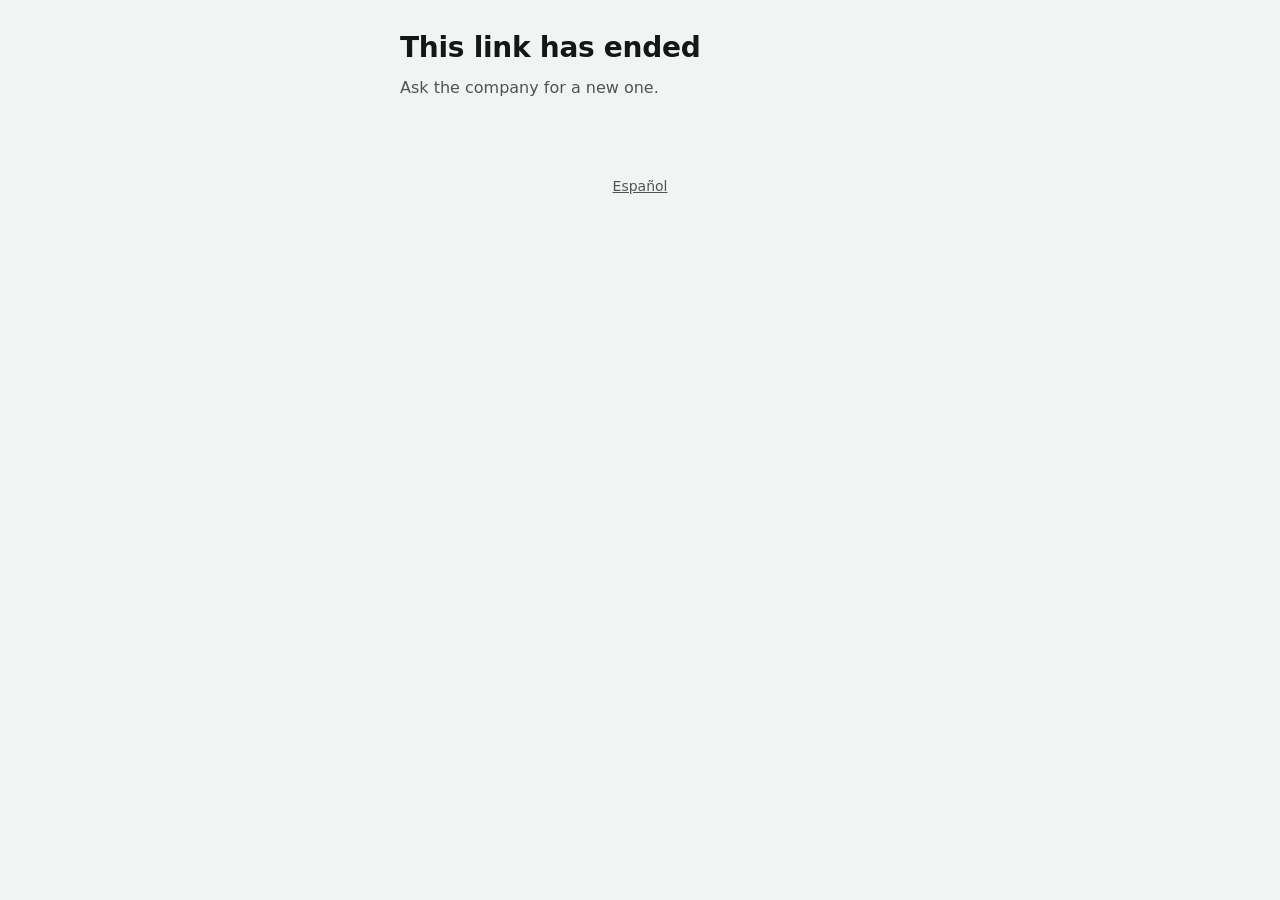
<file: proof.html>
<!doctype html>
<html lang="en">
<head>
  <meta charset="utf-8">
  <meta name="viewport" content="width=device-width, initial-scale=1">
  <meta name="robots" content="noindex, nofollow">
  <meta name="referrer" content="no-referrer">
  <title>Proof of service</title>
  <link rel="stylesheet" href="style.css">
</head>
<body class="public proof">
  <main class="narrow" aria-live="polite">
    <section id="proof" class="hidden">
      <div>
        <p class="label" id="kicker"></p>
        <h1 id="company"></h1>
        <p class="dim" id="company-phone"></p>
      </div>
      <dl class="proof-facts">
        <div><dt id="l-customer"></dt><dd id="customer"></dd></div>
        <div><dt id="l-address"></dt><dd id="address"></dd></div>
        <div><dt id="l-date"></dt><dd id="date"></dd></div>
        <div id="crew-row" class="hidden"><dt id="l-crew"></dt><dd id="crew"></dd></div>
      </dl>

      <div class="card">
        <span class="label" id="l-visits"></span>
        <table class="visits">
          <thead><tr><th id="h-truck"></th><th id="h-arrived"></th><th id="h-left"></th><th id="h-time" class="num"></th></tr></thead>
          <tbody id="visits"></tbody>
        </table>
        <p class="total" id="total"></p>
        <p class="small" id="gps"></p>
      </div>

      <div class="card hidden" id="work-card">
        <span class="label" id="l-work"></span>
        <ul class="done" id="work"></ul>
        <p id="note" class="hidden"></p>
      </div>

      <div class="card hidden" id="photos-card">
        <span class="label" id="l-photos"></span>
        <div class="photos" id="photos"></div>
      </div>

      <button class="no-print" id="print" type="button"></button>
    </section>
    <section id="message" class="hidden">
      <h1 id="message-title"></h1>
      <p class="dim" id="message-text"></p>
    </section>
  </main>
  <footer class="foot public-foot no-print"><button class="link" id="lang" type="button"></button></footer>

  <script src="config.js"></script>
  <script type="module">
    import { $, load, translator, languageSwitch, language } from './public.js';

    const t = translator({
      en: {
        kicker: 'Proof of service', customer: 'Customer', address: 'Address', date: 'Date', crew: 'Crew',
        visits: 'Truck visits', truck: 'Truck', arrived: 'Arrived', left: 'Left', time: 'Time on site',
        still: 'Still there', total: 'Total on site: {0}', noVisits: 'No truck visit was recorded for this job.',
        gps: 'Arrival and departure times were recorded automatically by the truck’s GPS tracker.',
        work: 'What was done', photos: 'Photos', before: 'Before', after: 'After', photo: 'Photo',
        print: 'Print or save as PDF', min: '{0} min', hmin: '{0} h {1} min',
        ended: 'This link has ended', endedText: 'Ask the company for a new one.',
        offline: 'Can’t load this right now', offlineText: 'Check your signal and open the link again.',
      },
      es: {
        kicker: 'Comprobante de servicio', customer: 'Cliente', address: 'Dirección', date: 'Fecha', crew: 'Equipo',
        visits: 'Visitas del camión', truck: 'Camión', arrived: 'Llegó', left: 'Salió', time: 'Tiempo en el sitio',
        still: 'Sigue ahí', total: 'Total en el sitio: {0}', noVisits: 'No se registró ninguna visita del camión para este trabajo.',
        gps: 'Las horas de llegada y salida las registró automáticamente el rastreador GPS del camión.',
        work: 'Lo que se hizo', photos: 'Fotos', before: 'Antes', after: 'Después', photo: 'Foto',
        print: 'Imprimir o guardar como PDF', min: '{0} min', hmin: '{0} h {1} min',
        ended: 'Este enlace ya no funciona', endedText: 'Pida uno nuevo a la empresa.',
        offline: 'No se puede cargar ahora', offlineText: 'Revise su señal y abra el enlace otra vez.',
      },
    });

    let data = null;
    let failed = false;
    const locale = () => (language() === 'es' ? 'es-US' : 'en-US');
    const zone = () => data?.timezone || undefined;

    const span = (minutes) => {
      const m = Math.max(0, Math.round(minutes ?? 0));
      return m >= 60 ? t('hmin', Math.floor(m / 60), String(m % 60).padStart(2, '0')) : t('min', m);
    };
    const clock = (iso) => new Date(iso).toLocaleTimeString(locale(), { hour: 'numeric', minute: '2-digit', timeZone: zone() });
    const stamp = (iso) => new Date(iso).toLocaleString(locale(), { month: 'short', day: 'numeric', hour: 'numeric', minute: '2-digit', timeZone: zone() });
    function longDay(isoDay) {
      const [y, m, d] = String(isoDay).split('-').map(Number);
      if (!y || !m || !d) return '';
      return new Date(y, m - 1, d).toLocaleDateString(locale(), { weekday: 'long', year: 'numeric', month: 'long', day: 'numeric' });
    }
    function phone(digits) {
      const d = String(digits ?? '').replace(/\D/g, '');
      const ten = d.length === 11 && d.startsWith('1') ? d.slice(1) : d;
      return ten.length === 10 ? `(${ten.slice(0, 3)}) ${ten.slice(3, 6)}-${ten.slice(6)}` : d ? `+${d}` : '';
    }
    const cell = (text, className) => {
      const td = document.createElement('td');
      td.textContent = text;
      if (className) td.className = className;
      return td;
    };

    function message(title, text) {
      $('proof').classList.add('hidden');
      $('message').classList.remove('hidden');
      $('message-title').textContent = title;
      $('message-text').textContent = text;
      document.title = title;
    }

    function draw() {
      if (failed) return message(t('offline'), t('offlineText'));
      if (!data) return;
      if (!data.found || data.ended) return message(t('ended'), t('endedText'));

      for (const [id, key] of [['kicker', 'kicker'], ['l-customer', 'customer'], ['l-address', 'address'], ['l-date', 'date'], ['l-crew', 'crew'],
        ['l-visits', 'visits'], ['h-truck', 'truck'], ['h-arrived', 'arrived'], ['h-left', 'left'], ['h-time', 'time'],
        ['gps', 'gps'], ['l-work', 'work'], ['l-photos', 'photos'], ['print', 'print']]) $(id).textContent = t(key);

      $('company').textContent = data.company ?? '';
      $('company-phone').textContent = phone(data.company_phone);
      $('customer').textContent = data.customer_name ?? '';
      $('address').textContent = data.address ?? '';
      $('date').textContent = longDay(data.job_date);
      const crew = Array.isArray(data.crew) ? data.crew : [];
      $('crew').textContent = crew.join(', ');
      $('crew-row').classList.toggle('hidden', crew.length === 0);

      const visits = data.visits ?? [];
      $('visits').replaceChildren(...visits.map((v) => {
        const tr = document.createElement('tr');
        tr.append(cell(v.truck ?? ''), cell(clock(v.arrived_at)), cell(v.departed_at ? clock(v.departed_at) : t('still')),
          cell(v.minutes != null ? span(v.minutes) : '', 'num'));
        return tr;
      }));
      $('total').textContent = visits.length ? t('total', span(data.total_minutes)) : t('noVisits');
      $('gps').classList.toggle('hidden', visits.length === 0);

      const work = data.work ?? [];
      $('work').replaceChildren(...work.map((w) => {
        const li = document.createElement('li');
        li.textContent = w.count != null ? `${w.label}: ${w.count}` : w.label;
        return li;
      }));
      $('note').textContent = data.note ?? '';
      $('note').classList.toggle('hidden', !data.note);
      $('work-card').classList.toggle('hidden', work.length === 0 && !data.note);

      const photos = (data.photos ?? []).filter((p) => p.url);
      $('photos').replaceChildren(...photos.map((p) => {
        const figure = document.createElement('figure');
        const img = document.createElement('img');
        const label = p.kind === 'before' ? t('before') : p.kind === 'after' ? t('after') : t('photo');
        img.src = p.url;
        img.alt = `${label}, ${stamp(p.at)}`;
        img.loading = 'lazy';
        const caption = document.createElement('figcaption');
        caption.textContent = `${label} · ${stamp(p.at)}`;
        figure.append(img, caption);
        return figure;
      }));
      $('photos-card').classList.toggle('hidden', photos.length === 0);

      document.title = `${t('kicker')} · ${data.customer_name ?? ''}`;
      $('message').classList.add('hidden');
      $('proof').classList.remove('hidden');
    }

    $('print').addEventListener('click', () => window.print());
    languageSwitch($('lang'), draw);
    load().then((d) => { data = d; }, () => { failed = true; }).then(draw);
  </script>
</body>
</html>
</file>
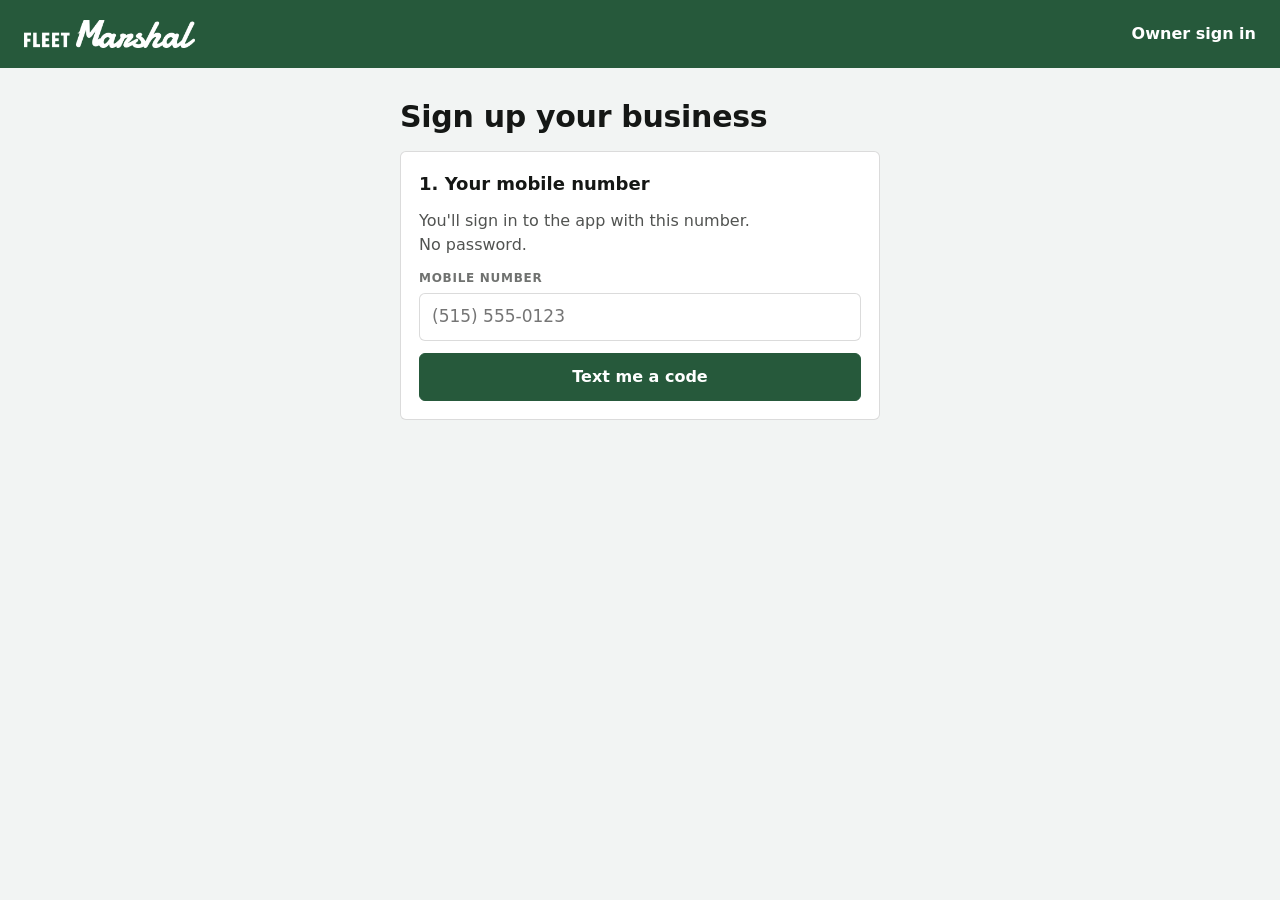
<file: signup.html>
<!doctype html>
<html lang="en">
<head>
  <meta charset="utf-8">
  <meta name="viewport" content="width=device-width, initial-scale=1">
  <title>Sign up · {app}</title>
  <link rel="stylesheet" href="style.css">
</head>
<body>
  <header class="top">
    <a class="brand" href="index.html" data-app-name></a>
    <nav><a href="dashboard.html">Owner sign in</a></nav>
  </header>

  <main class="narrow">
    <h1>Sign up your business</h1>
    <p id="cancelled" class="note info hidden">Checkout was cancelled. Nothing was charged. You can pick up where you left off.</p>

    <!-- Step 1: prove the phone number. This is also how you'll sign in to the app. -->
    <section class="card" id="step-phone">
      <h2>1. Your mobile number</h2>
      <p class="dim">You'll sign in to the app with this number. No password.</p>
      <label>Mobile number <input data-phone type="tel" autocomplete="tel" inputmode="tel" placeholder="(515) 555-0123"></label>
      <button data-send class="primary">Text me a code</button>
      <div data-code-step class="hidden" style="display:grid;gap:12px">
        <label>Code <input data-code inputmode="numeric" autocomplete="one-time-code" maxlength="6"></label>
        <button data-verify class="primary">Continue</button>
      </div>
      <p data-note class="note hidden"></p>
    </section>

    <!-- Step 2: the business, then Stripe Checkout. -->
    <form class="card hidden" id="step-business">
      <h2>2. Your business</h2>
      <label>Business name <input id="company" required maxlength="80" autocomplete="organization"></label>
      <label>Your name <input id="name" required maxlength="80" autocomplete="name"></label>
      <label>Email for receipts <input id="email" type="email" required autocomplete="email"></label>
      <label>Number of trucks <input id="trucks" type="number" min="1" max="50" value="2" required inputmode="numeric"></label>
      <p class="dim" id="estimate"></p>
      <p class="small">Next you'll enter your card and a shipping address for the trackers on Stripe's secure checkout. You can add trucks later.</p>
      <button class="primary" id="pay">Continue to payment</button>
      <p id="form-note" class="note hidden"></p>
    </form>
  </main>

  <script src="config.js"></script>
  <script type="module">
    import { $, billing, membership, money, phoneSignIn, setNote, show, supabase } from './shared.js';

    if (new URLSearchParams(location.search).get('checkout') === 'cancelled') show($('cancelled'));

    let prices = null;
    billing('prices').then((p) => { prices = p; estimate(); }).catch(() => {});

    function estimate() {
      const n = Math.max(1, Math.min(50, Number($('trucks').value) || 1));
      if (!prices || prices.subscription.amount == null || prices.initiation.amount == null) return ($('estimate').textContent = '');
      const monthly = prices.subscription.amount * n;
      const once = prices.initiation.amount * n;
      $('estimate').textContent =
        `${n} ${n === 1 ? 'truck' : 'trucks'}: ${money(monthly + once, prices.subscription.currency)} today ` +
        `(${money(once)} for trackers, one time), then ${money(monthly)} per ${prices.subscription.interval}. Tax, if any, is shown at checkout.`;
    }
    $('trucks').addEventListener('input', estimate);

    async function afterSignIn() {
      const me = await membership().catch(() => null);
      if (me && me.company.status !== 'inactive') return location.replace('dashboard.html');
      if (me && me.role !== 'owner') {
        show($('step-phone'), true);
        return setNote(document.querySelector('[data-note]'), 'This number already belongs to a company as crew. Use a different number to sign up a business.');
      }
      if (me) { $('company').value = me.company.name; $('name').value = me.name; }
      show($('step-phone'), false);
      show($('step-business'));
    }

    phoneSignIn($('step-phone'), afterSignIn);
    const { data } = await supabase.auth.getSession();
    if (data.session) afterSignIn();

    $('step-business').addEventListener('submit', async (e) => {
      e.preventDefault();
      $('pay').disabled = true;
      setNote($('form-note'), '');
      try {
        const { url } = await billing('signup', {
          company_name: $('company').value,
          your_name: $('name').value,
          email: $('email').value,
          trucks: Number($('trucks').value),
          timezone: Intl.DateTimeFormat().resolvedOptions().timeZone,
        });
        location.href = url;
      } catch (err) {
        setNote($('form-note'), err.message);
        $('pay').disabled = false;
      }
    });
  </script>
</body>
</html>
</file>
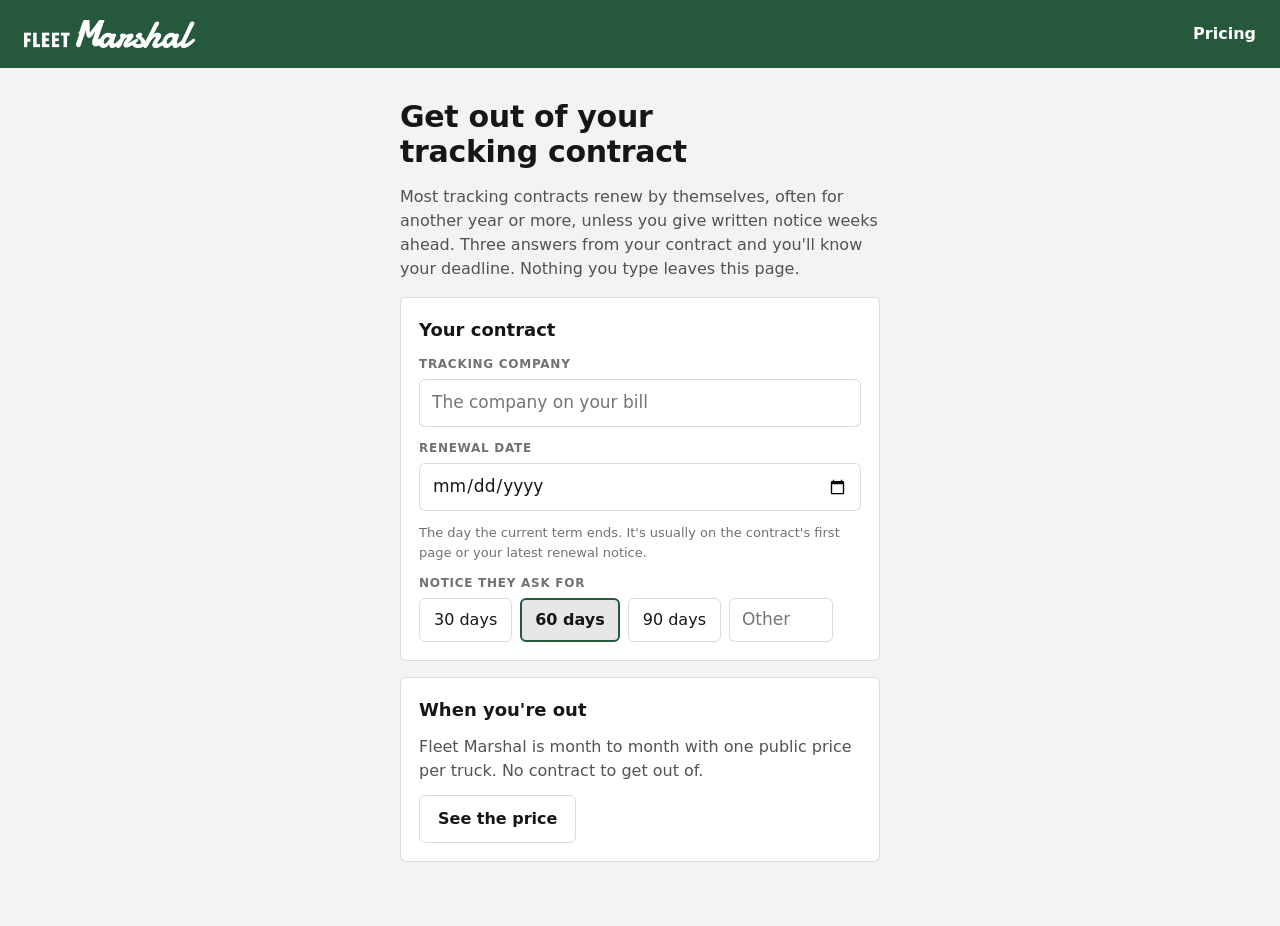
<file: switch.html>
<!doctype html>
<html lang="en">
<head>
  <meta charset="utf-8">
  <meta name="viewport" content="width=device-width, initial-scale=1">
  <title>Get out of your tracking contract · {app}</title>
  <meta name="description" content="Most fleet tracking contracts renew by themselves unless you give written notice. Find your last day to give notice, set a reminder and get the cancellation letter written for you. Free, no sign-up.">
  <link rel="stylesheet" href="style.css">
</head>
<body>
  <header class="top">
    <a class="brand" href="index.html" data-app-name></a>
    <nav><a href="index.html">Pricing</a></nav>
  </header>

  <main class="narrow">
    <h1 class="no-print">Get out of your tracking contract</h1>
    <p class="dim no-print">Most tracking contracts renew by themselves, often for another year or more, unless you give written notice weeks ahead. Three answers from your contract and you'll know your deadline. Nothing you type leaves this page.</p>

    <section class="card no-print" aria-labelledby="h-contract">
      <h2 id="h-contract">Your contract</h2>
      <label>Tracking company <input id="provider" maxlength="80" autocomplete="off" placeholder="The company on your bill"></label>
      <label>Renewal date <input id="renewal" type="date"></label>
      <p class="small">The day the current term ends. It's usually on the contract's first page or your latest renewal notice.</p>
      <div style="display:grid;gap:6px">
        <span class="label" id="l-notice">Notice they ask for</span>
        <div class="chips" id="notice" role="group" aria-labelledby="l-notice">
          <button type="button" data-days="30">30 days</button>
          <button type="button" data-days="60" aria-pressed="true">60 days</button>
          <button type="button" data-days="90">90 days</button>
          <input id="notice-other" type="number" min="0" max="365" inputmode="numeric" placeholder="Other" aria-label="Other number of days" style="width:104px;min-height:44px">
        </div>
      </div>
    </section>

    <section class="card hidden no-print" id="result" aria-live="polite">
      <span class="label">Last day to give notice</span>
      <div class="answer" id="last-day"></div>
      <p class="dim" id="countdown"></p>
      <div class="row">
        <button class="primary" id="ics">Add a reminder to my calendar</button>
      </div>
      <p class="small" id="ics-note"></p>
    </section>

    <section class="card hidden" id="letter-card">
      <h2 class="no-print">Your cancellation letter</h2>
      <div class="grid2 no-print">
        <label>Your business <input id="business" maxlength="80" autocomplete="organization"></label>
        <label>Account number, if you have one <input id="account" maxlength="40" autocomplete="off"></label>
        <label>Your name <input id="signer" maxlength="80" autocomplete="name"></label>
        <label>Your phone or email <input id="contact" maxlength="80" autocomplete="email"></label>
      </div>
      <textarea id="letter" spellcheck="true" aria-label="Cancellation letter"></textarea>
      <div class="actions no-print">
        <button class="primary" id="print">Print</button>
        <a class="button" id="email">Email it</a>
        <button id="copy">Copy</button>
      </div>
      <p class="small no-print">Send it a way you can prove later, like certified mail or an email you keep a copy of, and ask them to confirm in writing.</p>
      <p class="small no-print">This is a template, not legal advice. Check the notice terms in your own contract.</p>
    </section>

    <section class="card no-print" aria-labelledby="h-after">
      <h2 id="h-after">When you're out</h2>
      <p class="dim"><span data-app-name></span> is month to month with one public price per truck. No contract to get out of.</p>
      <div class="row"><a class="button" href="index.html">See the price</a></div>
    </section>
  </main>

  <script src="config.js"></script>
  <script>
    // Plain script, no network: this page works with nothing behind it.
    const $ = (id) => document.getElementById(id);
    const show = (node, on = true) => node.classList.toggle('hidden', !on);
    const DAY = 86400000;
    const long = (d) => d.toLocaleDateString([], { weekday: 'long', month: 'long', day: 'numeric', year: 'numeric' });
    const plain = (d) => d.toLocaleDateString([], { month: 'long', day: 'numeric', year: 'numeric' });
    const stamp = (d) => `${d.getFullYear()}${String(d.getMonth() + 1).padStart(2, '0')}${String(d.getDate()).padStart(2, '0')}`;
    const startOfToday = () => { const n = new Date(); return new Date(n.getFullYear(), n.getMonth(), n.getDate()); };

    document.querySelectorAll('[data-app-name]').forEach((n) => (n.textContent = window.FLEET_CONFIG.appName));
    document.title = document.title.replace('{app}', window.FLEET_CONFIG.appName);

    let noticeDays = 60;
    let letterEdited = false; // once they type in the letter, we stop rewriting it under them

    function parts() {
      const value = $('renewal').value; // YYYY-MM-DD
      if (!value) return null;
      const [y, m, d] = value.split('-').map(Number);
      const renewal = new Date(y, m - 1, d);
      const last = new Date(y, m - 1, d - noticeDays);
      return { renewal, last, daysLeft: Math.round((last - startOfToday()) / DAY) };
    }

    function letter(p) {
      const provider = $('provider').value.trim() || '[Tracking company]';
      const business = $('business').value.trim() || '[Your business name]';
      const account = $('account').value.trim();
      const signer = $('signer').value.trim() || '[Your name]';
      const contact = $('contact').value.trim() || '[Your phone or email]';
      return [
        plain(new Date()),
        '',
        provider,
        'Attn: Cancellations',
        '',
        `Re: Notice of non-renewal, ${business}${account ? `, account ${account}` : ''}`,
        '',
        'To whom it may concern:',
        '',
        `This letter is written notice that ${business} will not renew its agreement with ${provider}. The current term ends on ${plain(p.renewal)}. Please cancel all services and stop all billing as of that date.`,
        '',
        `This notice is given ${Math.max(0, Math.round((p.renewal - startOfToday()) / DAY))} days before the end of the term. The agreement asks for ${noticeDays}.`,
        '',
        'Please confirm in writing that you have received this notice, the date service ends, and how any equipment should be returned.',
        '',
        'Sincerely,',
        '',
        '',
        signer,
        business,
        contact,
      ].join('\n');
    }

    function render() {
      const p = parts();
      show($('result'), Boolean(p));
      show($('letter-card'), Boolean(p));
      if (!p) return;

      const late = p.daysLeft < 0;
      $('last-day').textContent = long(p.last);
      $('last-day').classList.toggle('late', late);
      $('countdown').textContent = late
        ? `That was ${-p.daysLeft} ${p.daysLeft === -1 ? 'day' : 'days'} ago, so this term has probably renewed already. Send the letter anyway so the next renewal can't catch you, and ask them for the new end date in writing.`
        : p.daysLeft === 0 ? 'That is today. Send the letter now.'
        : `${p.daysLeft} ${p.daysLeft === 1 ? 'day' : 'days'} from today. Sending it earlier is fine, and safer.`;
      show($('ics'), !late);
      const remind = reminderDay(p);
      $('ics-note').textContent = late ? '' : `The reminder is set for ${plain(remind)}${remind.getTime() === startOfToday().getTime() + DAY ? ', tomorrow, because the deadline is close' : ', two weeks before the deadline'}.`;

      if (!letterEdited) $('letter').value = letter(p);
      const subject = `Notice of non-renewal${$('business').value.trim() ? `: ${$('business').value.trim()}` : ''}`;
      $('email').href = `mailto:?subject=${encodeURIComponent(subject)}&body=${encodeURIComponent($('letter').value)}`;
    }

    // Two weeks before the last day, or tomorrow if that has already gone by.
    function reminderDay(p) {
      const twoWeeks = new Date(p.last.getFullYear(), p.last.getMonth(), p.last.getDate() - 14);
      const tomorrow = new Date(startOfToday().getTime() + DAY);
      return twoWeeks > tomorrow ? twoWeeks : tomorrow;
    }

    $('notice').addEventListener('click', (e) => {
      const picked = e.target.dataset.days;
      if (!picked) return;
      noticeDays = Number(picked);
      $('notice-other').value = '';
      for (const b of $('notice').querySelectorAll('button')) b.setAttribute('aria-pressed', String(b === e.target));
      render();
    });
    $('notice-other').addEventListener('input', () => {
      const n = Number($('notice-other').value);
      if ($('notice-other').value === '' || !Number.isFinite(n) || n < 0 || n > 365) return;
      noticeDays = Math.round(n);
      for (const b of $('notice').querySelectorAll('button')) b.setAttribute('aria-pressed', 'false');
      render();
    });
    for (const id of ['provider', 'renewal', 'business', 'account', 'signer', 'contact']) $(id).addEventListener('input', render);
    $('letter').addEventListener('input', () => { letterEdited = true; render(); });

    $('ics').addEventListener('click', () => {
      const p = parts();
      if (!p) return;
      const day = reminderDay(p);
      const next = new Date(day.getFullYear(), day.getMonth(), day.getDate() + 1);
      const provider = $('provider').value.trim() || 'tracking company';
      const esc = (s) => s.replace(/[\;,]/g, '\\$&').replace(/\n/g, '\\n');
      const ics = [
        'BEGIN:VCALENDAR', 'VERSION:2.0', 'PRODID:-//Fleet Marshal//Contract reminder//EN', 'BEGIN:VEVENT',
        `UID:${Date.now()}-contract-notice@fleetmarshal`,
        `DTSTAMP:${new Date().toISOString().replace(/[-:]/g, '').slice(0, 15)}Z`,
        `DTSTART;VALUE=DATE:${stamp(day)}`, `DTEND;VALUE=DATE:${stamp(next)}`,
        `SUMMARY:${esc(`Send cancellation notice to ${provider}`)}`,
        `DESCRIPTION:${esc(`Last day to give notice: ${long(p.last)}. The contract renews on ${plain(p.renewal)} unless they get ${noticeDays} days' written notice.`)}`,
        'BEGIN:VALARM', 'ACTION:DISPLAY', 'DESCRIPTION:Send the cancellation notice', 'TRIGGER;RELATED=START:PT9H', 'END:VALARM',
        'END:VEVENT', 'END:VCALENDAR',
      ].join('\r\n');
      const url = URL.createObjectURL(new Blob([ics], { type: 'text/calendar;charset=utf-8' }));
      const link = Object.assign(document.createElement('a'), { href: url, download: 'cancel-tracking-contract.ics' });
      document.body.append(link);
      link.click();
      link.remove();
      setTimeout(() => URL.revokeObjectURL(url), 10000);
    });

    $('print').addEventListener('click', () => {
      // A textarea prints only what fits its box, so size it to the whole letter first.
      $('letter').style.height = 'auto';
      $('letter').style.height = `${$('letter').scrollHeight + 4}px`;
      window.print();
    });
    $('copy').addEventListener('click', async () => {
      try { await navigator.clipboard.writeText($('letter').value); } catch { $('letter').select(); document.execCommand('copy'); }
      $('copy').textContent = 'Copied';
      setTimeout(() => ($('copy').textContent = 'Copy'), 1500);
    });
  </script>
</body>
</html>
</file>
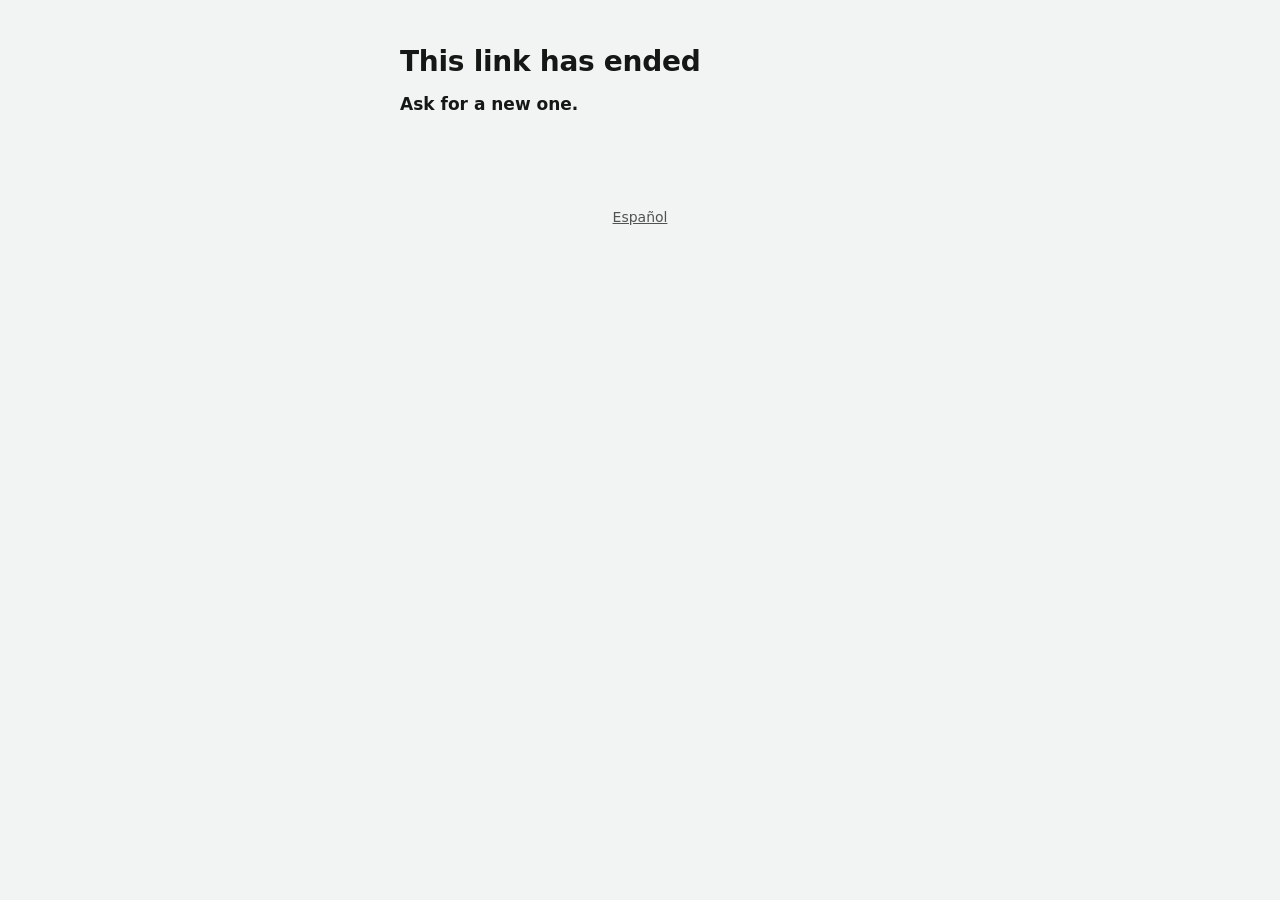
<file: track.html>
<!doctype html>
<html lang="en">
<head>
  <meta charset="utf-8">
  <meta name="viewport" content="width=device-width, initial-scale=1, viewport-fit=cover">
  <meta name="robots" content="noindex, nofollow">
  <meta name="referrer" content="no-referrer">
  <title>On the way</title>
  <link rel="stylesheet" href="style.css">
</head>
<body class="public track">
  <div id="map" class="hidden" role="img"></div>
  <main class="narrow sheet" aria-live="polite">
    <p class="label" id="company"></p>
    <h1 id="title"></h1>
    <p class="status" id="status"><span class="dot" id="dot"></span><span id="status-text"></span></p>
    <p class="dim" id="detail"></p>
  </main>
  <footer class="foot public-foot"><button class="link" id="lang" type="button"></button></footer>

  <script src="config.js"></script>
  <script type="module">
    import { $, load, translator, languageSwitch } from './public.js';

    const t = translator({
      en: {
        way: 'We’re on our way', arrived: 'Your crew arrived at {0}', arrivedNoTime: 'Your crew has arrived',
        ended: 'This link has ended', endedText: 'Ask for a new one.',
        unavailable: 'Location isn’t available right now.', unavailableText: 'This page will update by itself when it is.',
        updated: 'Updated {0} ago', seen: 'Last seen {0} ago',
        away: 'About {0} away', near: 'Almost there',
        mi: '{0} miles', mi1: '1 mile', sec: '{0} sec', min: '{0} min', h: '{0} h',
        offline: 'Can’t reach the map right now. Trying again.',
        mapLabel: 'Map showing the truck and your address',
      },
      es: {
        way: 'Vamos en camino', arrived: 'Su equipo llegó a las {0}', arrivedNoTime: 'Su equipo ya llegó',
        ended: 'Este enlace ya no funciona', endedText: 'Pida uno nuevo.',
        unavailable: 'La ubicación no está disponible en este momento.', unavailableText: 'Esta página se actualiza sola cuando lo esté.',
        updated: 'Actualizado hace {0}', seen: 'Visto por última vez hace {0}',
        away: 'A unas {0}', near: 'Ya casi llegamos',
        mi: '{0} millas', mi1: '1 milla', sec: '{0} s', min: '{0} min', h: '{0} h',
        offline: 'No se puede cargar el mapa ahora. Intentando de nuevo.',
        mapLabel: 'Mapa con el camión y su dirección',
      },
    });

    const config = window.FLEET_CONFIG;
    let data = null;      // the last good answer
    let offline = false;
    let skew = 0;         // server clock minus this phone's clock
    let timer = null;
    let map = null;
    let truckMarker = null;

    const span = (ms) => {
      const sec = Math.max(0, Math.floor(ms / 1000));
      if (sec < 60) return t('sec', sec);
      if (sec < 3600) return t('min', Math.floor(sec / 60));
      return t('h', Math.floor(sec / 3600));
    };
    function milesBetween(a, b) {
      const rad = (d) => (d * Math.PI) / 180;
      const h = Math.sin(rad(b.lat - a.lat) / 2) ** 2
        + Math.cos(rad(a.lat)) * Math.cos(rad(b.lat)) * Math.sin(rad(b.lng - a.lng) / 2) ** 2;
      return 3958.8 * 2 * Math.asin(Math.sqrt(h));
    }

    function draw() {
      const done = data && (!data.found || data.ended);
      $('company').textContent = data?.company ?? '';
      $('map').setAttribute('aria-label', t('mapLabel'));

      if (!data) {
        $('title').textContent = t('way');
        $('status-text').textContent = offline ? t('offline') : '';
        $('dot').className = 'dot';
        $('detail').textContent = '';
        return;
      }
      if (done) {
        const arrived = data.found && 'arrived_at' in data;
        $('title').textContent = arrived ? (data.arrived_at ? t('arrived', data.arrived_at) : t('arrivedNoTime')) : t('ended');
        $('status-text').textContent = arrived ? '' : t('endedText');
        $('dot').className = 'dot hidden';
        $('detail').textContent = '';
        $('map').classList.add('hidden');
        document.body.classList.remove('has-map');
        document.title = $('title').textContent;
        return;
      }

      $('title').textContent = t('way');
      document.title = data.company ? `${data.company} · ${t('way')}` : t('way');
      if (!data.truck) {
        $('status-text').textContent = t('unavailable');
        $('dot').className = 'dot';
        $('detail').textContent = t('unavailableText');
        return;
      }
      // How old the position is, by the server's clock, counting up between refreshes.
      const age = Date.now() + skew - new Date(data.truck.fix_time).getTime();
      const live = age < 60_000;
      $('status-text').textContent = t(age < 120_000 ? 'updated' : 'seen', span(age));
      $('dot').className = `dot ${live ? 'live' : age < 600_000 ? 'recent' : ''}`;
      const miles = milesBetween(data.truck, data.job);
      const rounded = miles < 10 ? Math.round(miles * 10) / 10 : Math.round(miles);
      $('detail').textContent = miles < 0.2 ? t('near') : t('away', rounded === 1 ? t('mi1') : t('mi', rounded));
      if (offline) $('detail').textContent = t('offline');
    }

    async function showMap() {
      if (!config.mapboxToken || !data?.truck || !data?.job || !window.mapboxgl) return;
      const truck = [data.truck.lng, data.truck.lat];
      const job = [data.job.lng, data.job.lat];
      if (!map) {
        $('map').classList.remove('hidden');
        document.body.classList.add('has-map');
        window.mapboxgl.accessToken = config.mapboxToken;
        map = new window.mapboxgl.Map({
          container: 'map',
          style: matchMedia('(prefers-color-scheme: dark)').matches
            ? 'mapbox://styles/mapbox/dark-v11' : 'mapbox://styles/mapbox/streets-v12',
          bounds: [truck, job], fitBoundsOptions: { padding: 72, maxZoom: 15 },
          attributionControl: true, cooperativeGestures: true,
        });
        const pin = (cls) => Object.assign(document.createElement('div'), { className: `pin ${cls}` });
        new window.mapboxgl.Marker({ element: pin('home') }).setLngLat(job).addTo(map);
        truckMarker = new window.mapboxgl.Marker({ element: pin('truck') }).setLngLat(truck).addTo(map);
      } else {
        truckMarker.setLngLat(truck);
        map.fitBounds([truck, job], { padding: 72, maxZoom: 15, duration: 600 });
      }
    }

    async function refresh() {
      try {
        const next = await load();
        offline = false;
        data = next;
        if (next.now) skew = new Date(next.now).getTime() - Date.now();
        if (!next.found || next.ended) clearInterval(timer);
        showMap();
      } catch {
        offline = true;
      }
      draw();
    }

    // The map library is only fetched when a map token is set (web/config.js).
    if (config.mapboxToken) {
      document.head.append(Object.assign(document.createElement('link'), {
        rel: 'stylesheet', href: 'https://api.mapbox.com/mapbox-gl-js/v3.7.0/mapbox-gl.css',
      }));
      const s = Object.assign(document.createElement('script'), {
        src: 'https://api.mapbox.com/mapbox-gl-js/v3.7.0/mapbox-gl.js', onload: showMap,
      });
      document.head.append(s);
    }

    languageSwitch($('lang'), draw);
    draw();
    refresh();
    timer = setInterval(refresh, 10_000);          // the position, every 10 seconds
    setInterval(() => data && draw(), 1_000);      // the age label counts up in between
  </script>
</body>
</html>
</file>
<file: style.css>
/* Same look as the app (src/theme.ts): neutral surfaces, one forest green for the
   main button, status colors only where they mean something. */
:root {
  --bg: #f2f4f3; --surface: #fff; --surface2: #e6e8e7; --border: rgb(0 0 0 / 0.14);
  --text: #151715; --dim: #515351; --muted: #707270;
  --accent: #26593b; --on-accent: #fff; --accent-ink: #26593b;
  --good: #24ae56; --warn: #e6b704; --bad: #cc2827;
  --radius: 6px;
}
@media (prefers-color-scheme: dark) {
  :root {
    --bg: #0c0e0d; --surface: #161817; --surface2: #222322; --border: rgb(255 255 255 / 0.14);
    --text: #f1f2f1; --dim: #afb2b0; --muted: #818482;
    --accent: #2d6945; --on-accent: #fff; --accent-ink: #6ebf8c;
    --good: #37d16c; --warn: #f9cc21; --bad: #f05653;
  }
}
* { box-sizing: border-box; }
html { -webkit-text-size-adjust: 100%; }
body { margin: 0; background: var(--bg); color: var(--text); font: 16px/1.5 system-ui, -apple-system, "Segoe UI", Roboto, sans-serif; font-variant-numeric: tabular-nums; }
a { color: var(--accent-ink); }
.hidden { display: none !important; }

/* The green bar with the logo, the same on every page. The brand link's text is
   the company name (for screen readers); the logo picture is what people see. */
header.top { display: flex; align-items: center; justify-content: space-between; gap: 12px; padding: 12px 24px; min-height: 64px; background: #26593b; color: #fff; }
header.top .brand { display: block; width: 172px; height: 28px; flex: none; background: url(logo.png) left center / contain no-repeat; font-size: 0; color: transparent; text-decoration: none; }
header.top nav { display: flex; gap: 6px 18px; align-items: center; flex-wrap: wrap; justify-content: flex-end; }
header.top nav a { color: #fff; font-weight: 600; text-decoration: none; min-height: 44px; display: inline-flex; align-items: center; }
header.top nav a:hover { text-decoration: underline; }
header.top nav a.pill { background: #fff; color: #26593b; padding: 0 16px; border-radius: 8px; min-height: 40px; }
header.top nav a.pill:hover { text-decoration: none; background: #eef3ef; }
header.top nav button { color: #fff; border-color: rgb(255 255 255 / 0.4); min-height: 40px; }
header.top a:focus-visible, header.top button:focus-visible { outline-color: #fff; }
@media (max-width: 520px) { header.top { padding: 10px 16px; } header.top .brand { width: 140px; } header.top nav .wide-only { display: none; } }

main { max-width: 860px; margin: 0 auto; padding: 24px 20px 64px; display: grid; gap: 16px; }
main.narrow { max-width: 520px; }
h1 { font-size: 30px; line-height: 1.15; margin: 8px 0 0; letter-spacing: -0.01em; text-wrap: balance; }
h2 { font-size: 18px; margin: 0; }
p { margin: 0; text-wrap: pretty; }
.dim { color: var(--dim); }
.small { color: var(--muted); font-size: 13px; }
.label { color: var(--muted); font-size: 12px; font-weight: 700; letter-spacing: 0.06em; text-transform: uppercase; }

.card { background: var(--surface); border: 1px solid var(--border); border-radius: var(--radius); padding: 18px; display: grid; gap: 12px; }
.row { display: flex; flex-wrap: wrap; gap: 10px; align-items: center; }
.row.between { justify-content: space-between; }
.grow { flex: 1 1 180px; min-width: 0; }
.grid2 { display: grid; gap: 16px; grid-template-columns: repeat(auto-fit, minmax(240px, 1fr)); }

.price { font-size: 40px; font-weight: 800; letter-spacing: -0.02em; line-height: 1; }
.price small { font-size: 15px; font-weight: 600; color: var(--dim); letter-spacing: 0; }

label { display: grid; gap: 6px; font-size: 12px; font-weight: 700; letter-spacing: 0.06em; text-transform: uppercase; color: var(--muted); }
input, select { font: inherit; font-size: 17px; text-transform: none; letter-spacing: 0; font-weight: 400; color: var(--text); background: var(--surface); border: 1px solid var(--border); border-radius: var(--radius); padding: 0 12px; min-height: 48px; width: 100%; }
input:focus-visible, select:focus-visible, button:focus-visible, a:focus-visible { outline: 3px solid var(--accent-ink); outline-offset: 2px; }

button, a.button { font: inherit; font-weight: 700; min-height: 48px; padding: 0 18px; border-radius: var(--radius); border: 1px solid var(--border); background: transparent; color: var(--text); cursor: pointer; display: inline-flex; align-items: center; justify-content: center; text-decoration: none; }
button.primary, a.button.primary { background: var(--accent); color: var(--on-accent); border-color: var(--accent); }
button.danger { color: var(--bad); border-color: var(--bad); }
button:disabled { opacity: 0.5; cursor: default; }
button.block, a.button.block { width: 100%; }

.note { border: 1px solid var(--bad); border-radius: var(--radius); padding: 10px 12px; }
.note.info { border-color: var(--border); color: var(--dim); }
.note.good { border-color: var(--good); }

.tag { display: inline-flex; align-items: center; gap: 6px; font-weight: 600; font-size: 14px; color: var(--dim); }
.tag::before { content: ""; width: 8px; height: 8px; border-radius: 50%; background: var(--muted); }
.tag.good, .tag.warn, .tag.bad { color: var(--text); } /* the dot carries the color; the word stays readable */
.tag.good::before { background: var(--good); }
.tag.warn::before { background: var(--warn); }
.tag.bad::before { background: var(--bad); }

.list { display: grid; gap: 0; }
.list > .item { display: flex; flex-wrap: wrap; gap: 10px; align-items: center; justify-content: space-between; padding: 12px 0; border-top: 1px solid var(--border); }
.list > .item:first-child { border-top: 0; padding-top: 0; }
.item .who { min-width: 0; flex: 1 1 200px; }
.item .who strong { display: block; }
ul.plain { margin: 0; padding-left: 18px; color: var(--dim); display: grid; gap: 4px; }

/* Label-and-value pairs (the Subscription card). Two across on a phone, four on a desktop. */
.facts { display: grid; grid-template-columns: repeat(auto-fit, minmax(132px, 1fr)); gap: 14px 20px; margin: 0; }
.facts dt { color: var(--muted); font-size: 12px; font-weight: 700; letter-spacing: 0.06em; text-transform: uppercase; }
.facts dd { margin: 2px 0 0; font-size: 20px; font-weight: 700; letter-spacing: -0.01em; }
.facts dd small { display: block; font-size: 13px; font-weight: 400; color: var(--dim); letter-spacing: 0; }

/* The plan's terms: a bold lead, then one plain sentence. */
.terms { margin: 0; padding: 0; list-style: none; display: grid; gap: 12px; }
.terms li { color: var(--dim); max-width: 68ch; }
.terms strong { color: var(--text); }

/* Pick one from a short row. */
.chips { display: flex; flex-wrap: wrap; gap: 8px; }
.chips button { min-height: 44px; padding: 0 14px; font-weight: 500; }
.chips button[aria-pressed="true"] { border: 2px solid var(--accent-ink); background: var(--surface2); font-weight: 700; padding: 0 13px; }

.actions { display: flex; flex-wrap: wrap; gap: 8px; }
textarea { font: inherit; font-size: 15px; line-height: 1.5; color: var(--text); background: var(--surface); border: 1px solid var(--border); border-radius: var(--radius); padding: 14px; width: 100%; min-height: 420px; resize: vertical; }
.answer { font-size: 26px; font-weight: 800; letter-spacing: -0.01em; line-height: 1.15; }
.answer.late { color: var(--bad); }

footer.foot { max-width: 860px; margin: 0 auto; padding: 0 20px 40px; display: flex; flex-wrap: wrap; gap: 6px 20px; color: var(--muted); font-size: 14px; }
footer.foot a { color: var(--dim); }

@media (max-width: 520px) {
  h1 { font-size: 26px; }
  .item .actions { width: 100%; }
  .item .actions > button { flex: 1 1 0; }
  .card > .row > button, .card > .row > a.button, form.row > button { flex: 1 1 100%; }
}

/* Printing the letter on switch.html: the letter and nothing else. */
@media print {
  body { background: #fff; color: #000; }
  header.top, footer.foot, .no-print { display: none !important; }
  main { padding: 0; max-width: none; }
  .card { border: 0; padding: 0; }
  textarea { border: 0; padding: 0; min-height: 0; height: auto; overflow: visible; resize: none; font-size: 12pt; }
}

/* ── Pages a texted link opens (job.html, track.html): no header, phone first ── */
body.public main { padding-top: 32px; gap: 14px; }
body.public h1 { font-size: 28px; margin: 0; overflow-wrap: anywhere; }
body.public .where { font-size: 19px; line-height: 1.35; }
body.public main > section { display: grid; gap: 12px; }
body.public main > section.hidden { display: none; }
.stack { display: grid; gap: 10px; margin-top: 8px; }
a.button.big { min-height: 60px; font-size: 18px; }
footer.public-foot { justify-content: center; text-align: center; }
button.link { background: none; border: 0; min-height: 44px; padding: 0 12px; color: var(--dim); font-weight: 500; text-decoration: underline; }
.status { display: flex; align-items: flex-start; gap: 8px; font-size: 17px; font-weight: 600; font-variant-numeric: tabular-nums; }
.dot { width: 10px; height: 10px; border-radius: 50%; background: var(--muted); flex: none; margin-top: 8px; }
.dot.live { background: var(--good); }
.dot.recent { background: var(--warn); }
#map { height: 56vh; height: 56dvh; min-height: 260px; background: var(--surface2); }
body.track.has-map main.sheet { padding-top: 20px; }
.pin { width: 22px; height: 22px; border-radius: 50%; border: 3px solid #fff; box-shadow: 0 1px 4px rgb(0 0 0 / 0.4); }
.pin.truck { background: var(--accent); }
.pin.home { background: #151715; border-radius: 4px; }
a.button.block { display: flex; }

/* ── Proof of service (proof.html): reads like one printed page ── */
.proof-facts { display: grid; gap: 10px; margin: 0; }
.proof-facts dt { color: var(--muted); font-size: 12px; font-weight: 700; letter-spacing: 0.06em; text-transform: uppercase; }
.proof-facts dd { margin: 0; font-size: 17px; overflow-wrap: anywhere; }
table.visits { width: 100%; border-collapse: collapse; font-variant-numeric: tabular-nums; }
table.visits th { text-align: left; color: var(--muted); font-size: 12px; font-weight: 700; padding: 0 8px 6px 0; }
table.visits td { padding: 8px 8px 8px 0; border-top: 1px solid var(--border); vertical-align: top; }
table.visits td:not(:first-child) { white-space: nowrap; }
table.visits .num { text-align: right; padding-right: 0; white-space: nowrap; }
.total { font-weight: 700; margin: 0; }
ul.done { margin: 0; padding-left: 18px; display: grid; gap: 4px; }
.photos { display: grid; grid-template-columns: repeat(2, minmax(0, 1fr)); gap: 10px; }
.photos figure { margin: 0; display: grid; gap: 4px; }
.photos img { width: 100%; aspect-ratio: 4 / 3; object-fit: cover; border-radius: var(--radius); border: 1px solid var(--border); background: var(--surface2); }
.photos figcaption { color: var(--dim); font-size: 13px; }
@media print {
  body.proof main { max-width: none; }
  body.proof .card { border-top: 1px solid #000; padding: 10pt 0 0; border-radius: 0; }
  .photos { grid-template-columns: repeat(3, minmax(0, 1fr)); }
  .photos figure { break-inside: avoid; }
}

/* ── Plain reading pages (privacy.html) ── */
.prose { max-width: 68ch; display: grid; gap: 10px; }
.prose h2 { font-size: 18px; margin: 14px 0 0; }
.prose p, .prose ul { margin: 0; color: var(--dim); }
.prose ul { padding-left: 20px; display: grid; gap: 4px; }
.prose strong { color: var(--text); }

/* Dashboard: the one obvious way from billing and setup to the app itself. */
.open-app { background: #26593b; color: #fff; border-radius: var(--radius); padding: 18px 20px; display: flex; flex-wrap: wrap; gap: 14px 24px; align-items: center; justify-content: space-between; }
.open-app h2 { margin: 0; font-size: 19px; }
.open-app p { margin: 4px 0 0; color: rgb(255 255 255 / 0.8); }
.open-app a.button { background: #fff; border-color: #fff; color: #26593b; font-weight: 700; min-height: 48px; padding: 0 22px; }
.open-app a.button:hover { background: #eef3ef; }
</file>
